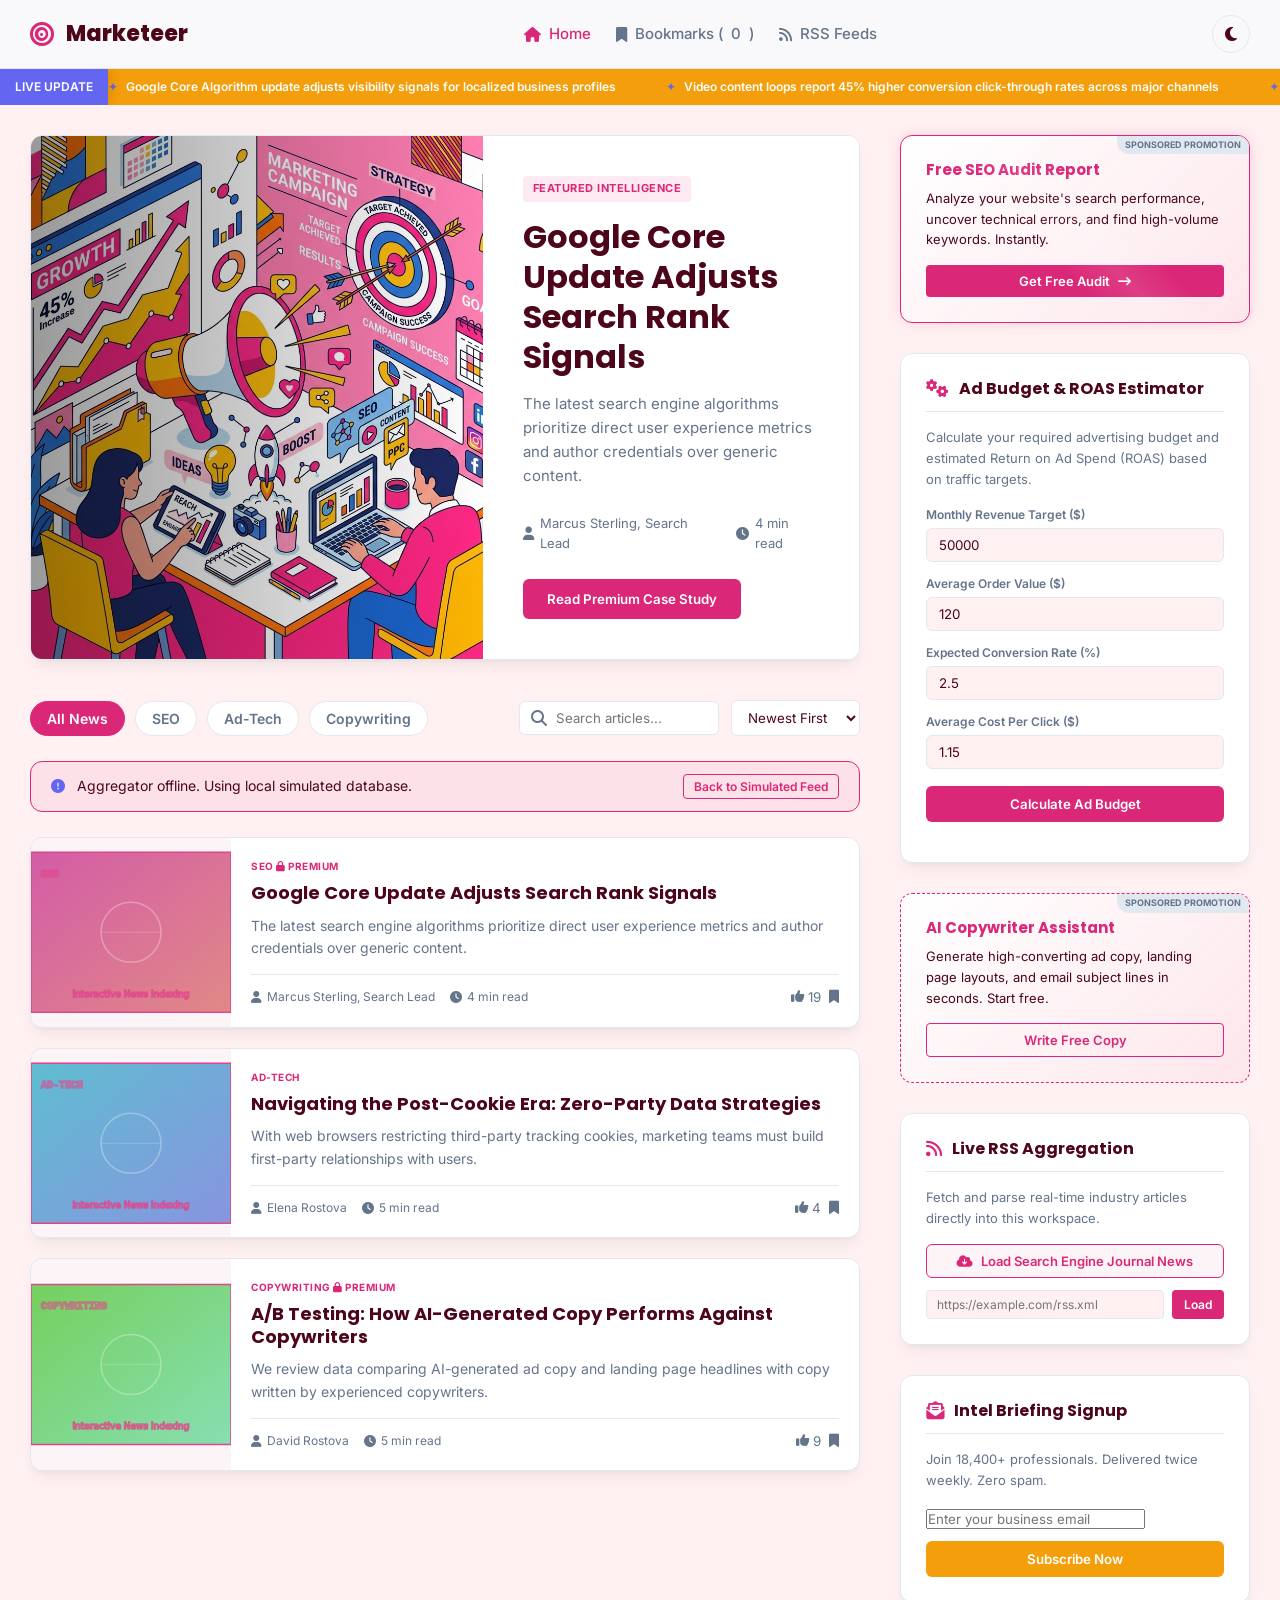
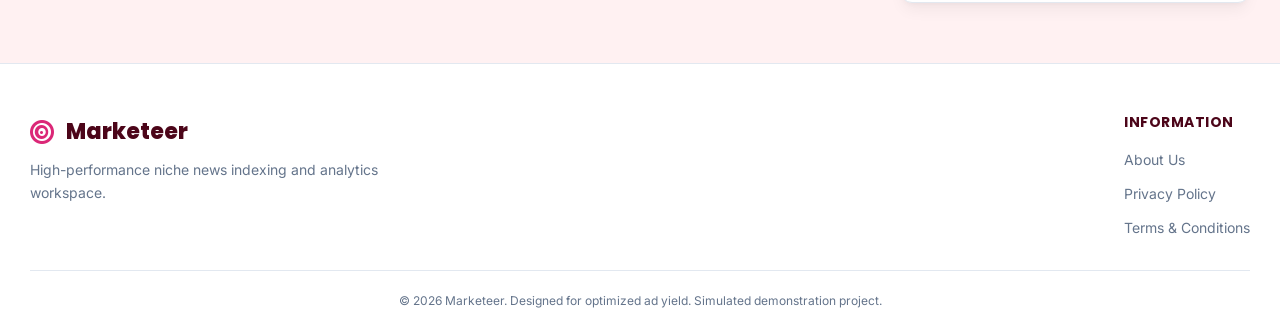
<file: index.html>
<!DOCTYPE html>
<html lang="en">
<head>
    <meta charset="UTF-8">
    <meta name="viewport" content="width=device-width, initial-scale=1.0">
    <title>Marketeer - Conversion & Growth Intelligence</title>
    <meta name="description" content="Your ultimate news hub tracking ad-tech innovations, search algorithms, social media trends, and conversion optimization.">
    <!-- Google Fonts -->
    <link rel="preconnect" href="https://fonts.googleapis.com">
    <link rel="preconnect" href="https://fonts.gstatic.com" crossorigin>
    <link href="https://fonts.googleapis.com/css2?family=Poppins&family=Inter:wght@300;400;500;600;700&display=swap" rel="stylesheet">
    <!-- Font Awesome Icons -->
    <link rel="stylesheet" href="https://cdnjs.cloudflare.com/ajax/libs/font-awesome/6.4.0/css/all.min.css">
    <!-- Custom CSS -->
    <link rel="stylesheet" href="css/style.css">
</head>
<body>
    <!-- Top Header & Brand Bar -->
    <header id="site-header">
        <div class="header-container">
            <div id="brand-logo" class="logo">
                <i class="fa-solid fa-bullseye"></i>
                <span>Marketeer</span>
            </div>
            
            <nav id="main-nav">
                <div class="nav-links">
                    <a href="#" class="active"><i class="fa-solid fa-house"></i> Home</a>
                    <a href="#" id="bookmark-nav"><i class="fa-solid fa-bookmark"></i> Bookmarks (<span id="bookmark-count">0</span>)</a>
                    <a href="#" id="rss-nav"><i class="fa-solid fa-rss"></i> RSS Feeds</a>
                </div>
            </nav>

            <div class="header-actions">
                <button id="theme-toggle" aria-label="Toggle dark/light theme">
                    <i class="fa-solid fa-moon"></i>
                </button>
            </div>
        </div>
    </header>

    <!-- News Ticker -->
    <div id="news-ticker">
        <div class="ticker-label">LIVE UPDATE</div>
        <div class="ticker-track">
            <div class="ticker-content" id="ticker-content-list">
                <!-- Ticker items dynamically written -->
            </div>
        </div>
    </div>

    <main id="main-content">
        <!-- Main Columns Grid -->
        <div class="feed-layout">
            <!-- Left Column (Swaps between News Feed and Article Detail View) -->
            <section class="news-column">
                
                <!-- 1. Feed View (Visible by default) -->
                <div id="feed-view">
                    <!-- Hero Section -->
                    <section id="hero-banner" class="hero">
                        <div class="hero-image" style="background-image: url('assets/hero.png');">
                            <div class="hero-overlay"></div>
                        </div>
                        <div class="hero-details">
                            <span class="hero-badge">FEATURED INTELLIGENCE</span>
                            <h1 id="hero-title">Loading Featured Intelligence...</h1>
                            <p id="hero-excerpt">Our editors are compiling the latest datasets. Please stand by.</p>
                            <div class="hero-meta">
                                <span id="hero-author"><i class="fa-solid fa-user"></i> Staff Writer</span>
                                <span id="hero-time"><i class="fa-solid fa-clock"></i> 5 min read</span>
                            </div>
                            <button class="hero-btn" id="hero-read-btn">Read Premium Case Study</button>
                        </div>
                    </section>

                    <div class="filter-bar">
                        <div class="categories-tabs" id="category-tabs-container">
                            <button class="tab-btn active" data-category="all">All News</button>
                            <!-- Dynamic Categories -->
                        </div>
                        <div class="search-sort-controls">
                            <div class="search-box">
                                <i class="fa-solid fa-magnifying-glass"></i>
                                <input type="text" id="news-search" placeholder="Search articles...">
                            </div>
                            <select id="news-sort">
                                <option value="newest">Newest First</option>
                                <option value="trending">Most Popular</option>
                                <option value="bookmarks">Saved Only</option>
                            </select>
                        </div>
                    </div>

                    <!-- RSS Feed Load Status -->
                    <div id="rss-status-bar" class="rss-status" style="display: none;">
                        <div class="rss-status-message">
                            <i class="fa-solid fa-circle-notch fa-spin"></i> Fetching active RSS feed from <strong><span id="rss-source-name">Feed</span></strong>...
                        </div>
                        <button id="cancel-rss-btn" class="mini-btn">Back to Simulated Feed</button>
                    </div>

                    <!-- Feed Container -->
                    <div id="news-feed-container" class="news-feed">
                        <!-- News articles list -->
                    </div>
                </div>

                <!-- 2. Article Detail View (Hidden by default) -->
                <div id="article-detail-view" style="display: none;">
                    <div class="detail-card" style="background-color: var(--card-bg); border: 1px solid var(--border-color); border-radius: var(--border-radius); padding: 30px; box-shadow: var(--box-shadow); transition: border-color var(--transition-speed); position: relative; overflow: hidden;">
                        <div id="site-scroll-progress" class="scroll-progress-container" style="display: none; position: absolute; top: 0; left: 0; right: 0; height: 4px; margin: 0; border-radius: 0;">
                            <div id="scroll-progress-bar" class="scroll-progress-fill" style="width: 0%; height: 100%; background-color: var(--primary);"></div>
                        </div>
                        <button id="detail-back-btn" class="back-btn" style="background: none; border: 1px solid var(--border-color); color: var(--text-color); padding: 8px 16px; border-radius: 6px; cursor: pointer; font-weight: 600; display: flex; align-items: center; gap: 8px; margin-bottom: 20px; transition: background-color var(--transition-speed);"><i class="fa-solid fa-arrow-left"></i> Back to Feed</button>
                        
                        <div class="detail-header">
                            <span class="detail-badge" id="detail-category" style="display: inline-block; background-color: rgba(var(--primary-rgb), 0.1); color: var(--primary); font-size: 11px; font-weight: 700; padding: 4px 10px; border-radius: 4px; text-transform: uppercase;">CATEGORY</span>
                            <h2 id="detail-title" style="font-size: 28px; margin-top: 15px; margin-bottom: 15px; font-family: var(--font-heading);">Article Title</h2>
                            <div class="detail-meta" style="display: flex; gap: 20px; color: var(--text-muted); font-size: 13px; margin-bottom: 20px;">
                                <span><i class="fa-solid fa-user"></i> <span id="detail-author">Author</span></span>
                                <span><i class="fa-solid fa-clock"></i> <span id="detail-read-time">5 min read</span></span>
                                <span><i class="fa-solid fa-calendar"></i> <span id="detail-date">Date</span></span>
                            </div>
                        </div>
                        
                        <div class="detail-body" id="detail-body-content" style="font-size: 16px; line-height: 1.8; color: var(--text-color); margin-bottom: 30px;">
                            <!-- Article content -->
                        </div>
                        
                        <!-- Actions Footer -->
                        <div class="detail-actions-footer" style="display: flex; justify-content: space-between; align-items: center; border-top: 1px solid var(--border-color); border-bottom: 1px solid var(--border-color); padding: 20px 0; margin-bottom: 30px; flex-wrap: wrap; gap: 15px;">
                            <button class="action-btn" id="detail-upvote-btn">
                                <i class="fa-solid fa-thumbs-up"></i> Upvote (<span id="detail-upvote-count">0</span>)
                            </button>
                            <button class="action-btn" id="detail-bookmark-btn">
                                <i class="fa-solid fa-bookmark"></i> Bookmark
                            </button>
                            <div class="detail-shares" style="display: flex; align-items: center; gap: 10px; font-size: 14px; color: var(--text-muted);">
                                <span>Share:</span>
                                <a href="#" class="share-link twitter" onclick="alert('Shared to Twitter!'); return false;"><i class="fa-brands fa-twitter"></i></a>
                                <a href="#" class="share-link linkedin" onclick="alert('Shared to LinkedIn!'); return false;"><i class="fa-brands fa-linkedin"></i></a>
                                <a href="#" class="share-link link" onclick="navigator.clipboard.writeText(window.location.href); alert('Link copied!'); return false;"><i class="fa-solid fa-link"></i></a>
                            </div>
                        </div>

                        <!-- Related Articles Section -->
                        <div class="detail-related-section" style="margin-bottom: 30px; border-bottom: 1px solid var(--border-color); padding-bottom: 30px;">
                            <h3 style="font-size: 18px; margin-bottom: 15px; font-family: var(--font-heading); font-weight: 700; color: var(--text-color);">Related Articles</h3>
                            <div id="detail-related-list" style="display: flex; flex-direction: column; gap: 12px;">
                                <!-- Dynamic related articles -->
                            </div>
                        </div>

                        <!-- Comment Section -->
                        <div class="detail-comments-section">
                            <h3 style="font-size: 18px; margin-bottom: 15px;">Discussion (<span id="detail-comments-count">0</span>)</h3>
                            <div class="comment-list" id="detail-comments-list" style="display: flex; flex-direction: column; gap: 15px; margin-bottom: 20px;"></div>
                            <form id="detail-comment-form" class="comment-input-form" onsubmit="return false;">
                                <textarea id="detail-comment-text" placeholder="Add to the discussion... (Be constructive)" required style="width: 100%; padding: 12px; border-radius: var(--border-radius); border: 1px solid var(--border-color); min-height: 80px; outline: none; margin-bottom: 10px; background-color: var(--bg-color); color: var(--text-color);"></textarea>
                                <button type="submit" id="detail-comment-submit" style="background-color: var(--primary); color: #ffffff; border: none; padding: 8px 16px; border-radius: 6px; font-weight: 600; cursor: pointer;">Post Comment</button>
                            </form>
                        </div>
                    </div>
                </div>

            </section>

            <!-- Sidebar Widgets Column (Permanently visible alongside both feed list and detail views!) -->
            <aside class="sidebar-column">
                <!-- Ad Spot 1 -->
                <div class="ad-unit glow-card" id="ad-unit-1">
                    <div class="ad-badge">SPONSORED PROMOTION</div>
                    <div class="ad-content">
                        <h4>Free SEO Audit Report</h4>
                        <p>Analyze your website's search performance, uncover technical errors, and find high-volume keywords. Instantly.</p>
                        <button class="ad-cta-btn">Get Free Audit <i class="fa-solid fa-arrow-right-long"></i></button>
                    </div>
                </div>

                <!-- Interactive Niche Widget -->
                <div class="sidebar-widget interactive-widget">
                    <div class="widget-header">
                        <i class="fa-solid fa-gears"></i>
                        <h3>Ad Budget & ROAS Estimator</h3>
                    </div>
                    <div class="widget-body">
                        <p class="widget-desc">Calculate your required advertising budget and estimated Return on Ad Spend (ROAS) based on traffic targets.</p>
                        <form id="widget-calc-form" onsubmit="return false;">
                            
            <div class="calc-group">
                <label for="revenue-target">Monthly Revenue Target ($)</label>
                <input type="number" id="revenue-target" min="100" value="50000">
            </div>
            <div class="calc-group">
                <label for="order-value">Average Order Value ($)</label>
                <input type="number" id="order-value" min="1" value="120">
            </div>
            <div class="calc-group">
                <label for="conv-rate">Expected Conversion Rate (%)</label>
                <input type="number" id="conv-rate" min="0.1" max="50.0" step="0.1" value="2.5">
            </div>
            <div class="calc-group">
                <label for="avg-cpc">Average Cost Per Click ($)</label>
                <input type="number" id="avg-cpc" min="0.01" max="100.0" step="0.01" value="1.15">
            </div>
            <button class="calc-btn" id="run-calc">Calculate Ad Budget</button>
        
                        </form>
                        <div id="calc-results" class="calc-results"></div>
                    </div>
                </div>

                <!-- Ad Spot 2 -->
                <div class="ad-unit" id="ad-unit-2">
                    <div class="ad-badge">SPONSORED PROMOTION</div>
                    <div class="ad-content">
                        <h4>AI Copywriter Assistant</h4>
                        <p>Generate high-converting ad copy, landing page layouts, and email subject lines in seconds. Start free.</p>
                        <button class="ad-cta-btn secondary-ad-btn">Write Free Copy</button>
                    </div>
                </div>

                <!-- Live RSS Feeds Panel -->
                <div class="sidebar-widget rss-sources-widget">
                    <div class="widget-header">
                        <i class="fa-solid fa-rss"></i>
                        <h3>Live RSS Aggregation</h3>
                    </div>
                    <div class="widget-body">
                        <p class="widget-desc">Fetch and parse real-time industry articles directly into this workspace.</p>
                        <div class="rss-source-buttons">
                            <button class="rss-load-btn" data-url="https://www.searchenginejournal.com/feed/" data-name="Search Engine Journal News">
                                <i class="fa-solid fa-cloud-arrow-down"></i> Load Search Engine Journal News
                            </button>
                            <div class="custom-rss-input">
                                <input type="url" id="custom-rss-url" placeholder="https://example.com/rss.xml">
                                <button id="load-custom-rss">Load</button>
                            </div>
                        </div>
                    </div>
                </div>



                <!-- Newsletter Subscription -->
                <div class="sidebar-widget newsletter-widget">
                    <div class="widget-header">
                        <i class="fa-solid fa-envelope-open-text"></i>
                        <h3>Intel Briefing Signup</h3>
                    </div>
                    <div class="widget-body" id="newsletter-form-container">
                        <p class="widget-desc">Join 18,400+ professionals. Delivered twice weekly. Zero spam.</p>
                        <form id="newsletter-form" onsubmit="return false;">
                            <input type="email" id="news-email" placeholder="Enter your business email" required>
                            <button type="submit" id="newsletter-submit">Subscribe Now</button>
                        </form>
                    </div>
                </div>
            </aside>
        </div>
    </main>

    <!-- Footer -->
    <footer id="site-footer">
        <div class="footer-container">
            <div class="footer-branding">
                <div class="logo">
                    <i class="fa-solid fa-bullseye"></i>
                    <span>Marketeer</span>
                </div>
                <p>High-performance niche news indexing and analytics workspace.</p>
            </div>
            <div class="footer-links">
                <h5>Information</h5>
                <a href="about.html">About Us</a>
                <a href="privacy.html">Privacy Policy</a>
                <a href="terms.html">Terms & Conditions</a>
            </div>
        </div>
        <div class="footer-bottom">
            <p>&copy; 2026 Marketeer. Designed for optimized ad yield. Simulated demonstration project.</p>
        </div>
    </footer>

    <!-- Scripts -->
    <script src="js/app.js"></script>
</body>
</html>
</file>
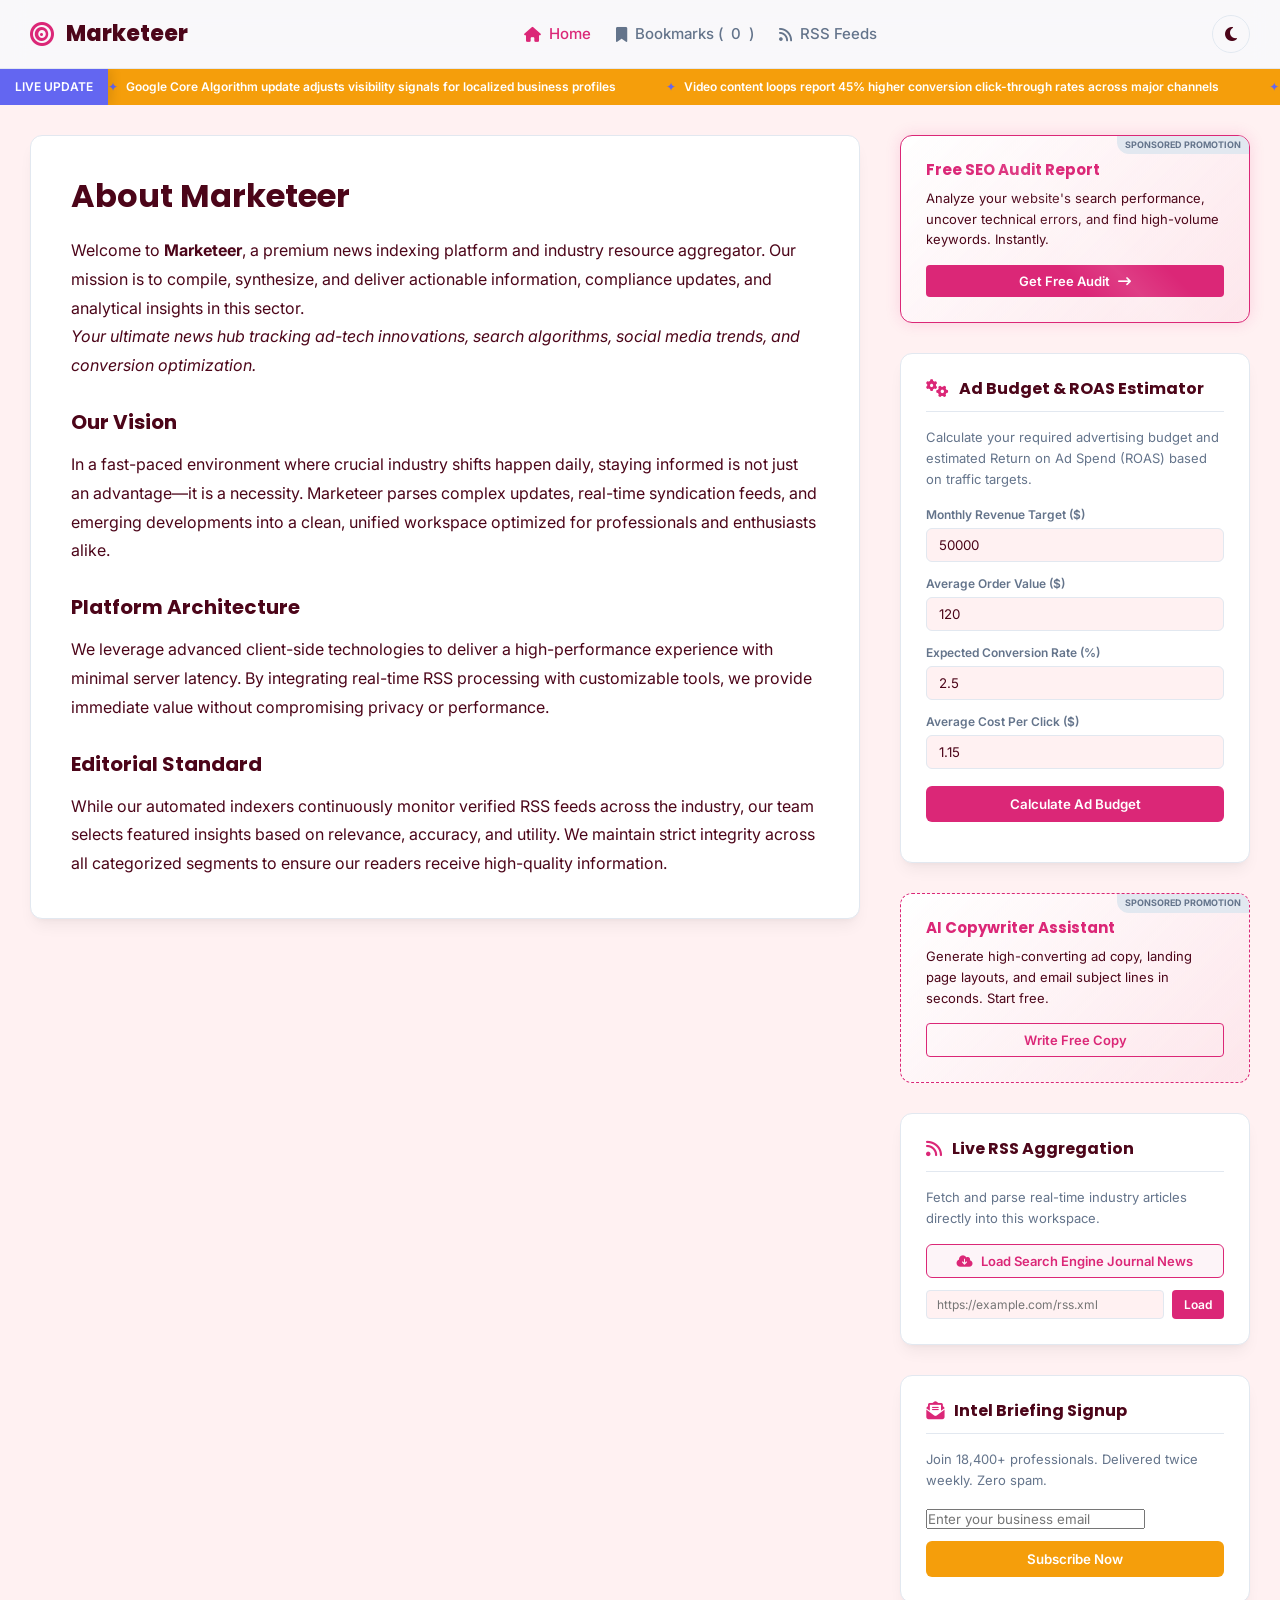
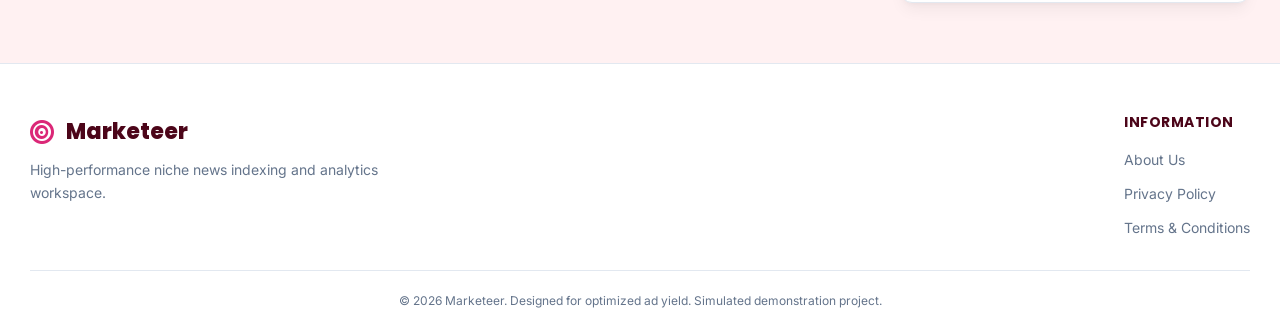
<file: about.html>
<!DOCTYPE html>
<html lang="en">
<head>
    <meta charset="UTF-8">
    <meta name="viewport" content="width=device-width, initial-scale=1.0">
    <title>Marketeer - Conversion & Growth Intelligence</title>
    <meta name="description" content="Your ultimate news hub tracking ad-tech innovations, search algorithms, social media trends, and conversion optimization.">
    <!-- Google Fonts -->
    <link rel="preconnect" href="https://fonts.googleapis.com">
    <link rel="preconnect" href="https://fonts.gstatic.com" crossorigin>
    <link href="https://fonts.googleapis.com/css2?family=Poppins&family=Inter:wght@300;400;500;600;700&display=swap" rel="stylesheet">
    <!-- Font Awesome Icons -->
    <link rel="stylesheet" href="https://cdnjs.cloudflare.com/ajax/libs/font-awesome/6.4.0/css/all.min.css">
    <!-- Custom CSS -->
    <link rel="stylesheet" href="css/style.css">
</head>
<body>
    <!-- Top Header & Brand Bar -->
    <header id="site-header">
        <div class="header-container">
            <div id="brand-logo" class="logo">
                <i class="fa-solid fa-bullseye"></i>
                <span>Marketeer</span>
            </div>
            
            <nav id="main-nav">
                <div class="nav-links">
                    <a href="#" class="active"><i class="fa-solid fa-house"></i> Home</a>
                    <a href="#" id="bookmark-nav"><i class="fa-solid fa-bookmark"></i> Bookmarks (<span id="bookmark-count">0</span>)</a>
                    <a href="#" id="rss-nav"><i class="fa-solid fa-rss"></i> RSS Feeds</a>
                </div>
            </nav>

            <div class="header-actions">
                <button id="theme-toggle" aria-label="Toggle dark/light theme">
                    <i class="fa-solid fa-moon"></i>
                </button>
            </div>
        </div>
    </header>

    <!-- News Ticker -->
    <div id="news-ticker">
        <div class="ticker-label">LIVE UPDATE</div>
        <div class="ticker-track">
            <div class="ticker-content" id="ticker-content-list">
                <!-- Ticker items dynamically written -->
            </div>
        </div>
    </div>

    <main id="main-content">
        <!-- Main Columns Grid -->
        <div class="feed-layout">
            <!-- Left Column (Swaps between News Feed and Article Detail View) -->
            <section class="news-column">
                
<div class="static-page-card" style="background-color: var(--card-bg); border: 1px solid var(--border-color); border-radius: var(--border-radius); padding: 40px; box-shadow: var(--box-shadow); transition: border-color var(--transition-speed);">
    <h1 style="font-size: 32px; margin-bottom: 20px; font-family: var(--font-heading); color: var(--text-color);">About Marketeer</h1>
    <div style="font-size: 16px; line-height: 1.8; color: var(--text-color);">
        <p>Welcome to <strong>Marketeer</strong>, a premium news indexing platform and industry resource aggregator. Our mission is to compile, synthesize, and deliver actionable information, compliance updates, and analytical insights in this sector.</p>
        <p><em>Your ultimate news hub tracking ad-tech innovations, search algorithms, social media trends, and conversion optimization.</em></p>
        
        <h3 style="font-size: 20px; margin-top: 30px; margin-bottom: 15px; font-family: var(--font-heading); color: var(--text-color);">Our Vision</h3>
        <p>In a fast-paced environment where crucial industry shifts happen daily, staying informed is not just an advantage—it is a necessity. Marketeer parses complex updates, real-time syndication feeds, and emerging developments into a clean, unified workspace optimized for professionals and enthusiasts alike.</p>
        
        <h3 style="font-size: 20px; margin-top: 30px; margin-bottom: 15px; font-family: var(--font-heading); color: var(--text-color);">Platform Architecture</h3>
        <p>We leverage advanced client-side technologies to deliver a high-performance experience with minimal server latency. By integrating real-time RSS processing with customizable tools, we provide immediate value without compromising privacy or performance.</p>
        
        <h3 style="font-size: 20px; margin-top: 30px; margin-bottom: 15px; font-family: var(--font-heading); color: var(--text-color);">Editorial Standard</h3>
        <p>While our automated indexers continuously monitor verified RSS feeds across the industry, our team selects featured insights based on relevance, accuracy, and utility. We maintain strict integrity across all categorized segments to ensure our readers receive high-quality information.</p>
    </div>
</div>

            </section>

            <!-- Sidebar Widgets Column (Permanently visible alongside both feed list and detail views!) -->
            <aside class="sidebar-column">
                <!-- Ad Spot 1 -->
                <div class="ad-unit glow-card" id="ad-unit-1">
                    <div class="ad-badge">SPONSORED PROMOTION</div>
                    <div class="ad-content">
                        <h4>Free SEO Audit Report</h4>
                        <p>Analyze your website's search performance, uncover technical errors, and find high-volume keywords. Instantly.</p>
                        <button class="ad-cta-btn">Get Free Audit <i class="fa-solid fa-arrow-right-long"></i></button>
                    </div>
                </div>

                <!-- Interactive Niche Widget -->
                <div class="sidebar-widget interactive-widget">
                    <div class="widget-header">
                        <i class="fa-solid fa-gears"></i>
                        <h3>Ad Budget & ROAS Estimator</h3>
                    </div>
                    <div class="widget-body">
                        <p class="widget-desc">Calculate your required advertising budget and estimated Return on Ad Spend (ROAS) based on traffic targets.</p>
                        <form id="widget-calc-form" onsubmit="return false;">
                            
            <div class="calc-group">
                <label for="revenue-target">Monthly Revenue Target ($)</label>
                <input type="number" id="revenue-target" min="100" value="50000">
            </div>
            <div class="calc-group">
                <label for="order-value">Average Order Value ($)</label>
                <input type="number" id="order-value" min="1" value="120">
            </div>
            <div class="calc-group">
                <label for="conv-rate">Expected Conversion Rate (%)</label>
                <input type="number" id="conv-rate" min="0.1" max="50.0" step="0.1" value="2.5">
            </div>
            <div class="calc-group">
                <label for="avg-cpc">Average Cost Per Click ($)</label>
                <input type="number" id="avg-cpc" min="0.01" max="100.0" step="0.01" value="1.15">
            </div>
            <button class="calc-btn" id="run-calc">Calculate Ad Budget</button>
        
                        </form>
                        <div id="calc-results" class="calc-results"></div>
                    </div>
                </div>

                <!-- Ad Spot 2 -->
                <div class="ad-unit" id="ad-unit-2">
                    <div class="ad-badge">SPONSORED PROMOTION</div>
                    <div class="ad-content">
                        <h4>AI Copywriter Assistant</h4>
                        <p>Generate high-converting ad copy, landing page layouts, and email subject lines in seconds. Start free.</p>
                        <button class="ad-cta-btn secondary-ad-btn">Write Free Copy</button>
                    </div>
                </div>

                <!-- Live RSS Feeds Panel -->
                <div class="sidebar-widget rss-sources-widget">
                    <div class="widget-header">
                        <i class="fa-solid fa-rss"></i>
                        <h3>Live RSS Aggregation</h3>
                    </div>
                    <div class="widget-body">
                        <p class="widget-desc">Fetch and parse real-time industry articles directly into this workspace.</p>
                        <div class="rss-source-buttons">
                            <button class="rss-load-btn" data-url="https://www.searchenginejournal.com/feed/" data-name="Search Engine Journal News">
                                <i class="fa-solid fa-cloud-arrow-down"></i> Load Search Engine Journal News
                            </button>
                            <div class="custom-rss-input">
                                <input type="url" id="custom-rss-url" placeholder="https://example.com/rss.xml">
                                <button id="load-custom-rss">Load</button>
                            </div>
                        </div>
                    </div>
                </div>



                <!-- Newsletter Subscription -->
                <div class="sidebar-widget newsletter-widget">
                    <div class="widget-header">
                        <i class="fa-solid fa-envelope-open-text"></i>
                        <h3>Intel Briefing Signup</h3>
                    </div>
                    <div class="widget-body" id="newsletter-form-container">
                        <p class="widget-desc">Join 18,400+ professionals. Delivered twice weekly. Zero spam.</p>
                        <form id="newsletter-form" onsubmit="return false;">
                            <input type="email" id="news-email" placeholder="Enter your business email" required>
                            <button type="submit" id="newsletter-submit">Subscribe Now</button>
                        </form>
                    </div>
                </div>
            </aside>
        </div>
    </main>

    <!-- Footer -->
    <footer id="site-footer">
        <div class="footer-container">
            <div class="footer-branding">
                <div class="logo">
                    <i class="fa-solid fa-bullseye"></i>
                    <span>Marketeer</span>
                </div>
                <p>High-performance niche news indexing and analytics workspace.</p>
            </div>
            <div class="footer-links">
                <h5>Information</h5>
                <a href="about.html">About Us</a>
                <a href="privacy.html">Privacy Policy</a>
                <a href="terms.html">Terms & Conditions</a>
            </div>
        </div>
        <div class="footer-bottom">
            <p>&copy; 2026 Marketeer. Designed for optimized ad yield. Simulated demonstration project.</p>
        </div>
    </footer>

    <!-- Scripts -->
    <script src="js/app.js"></script>
</body>
</html>
</file>
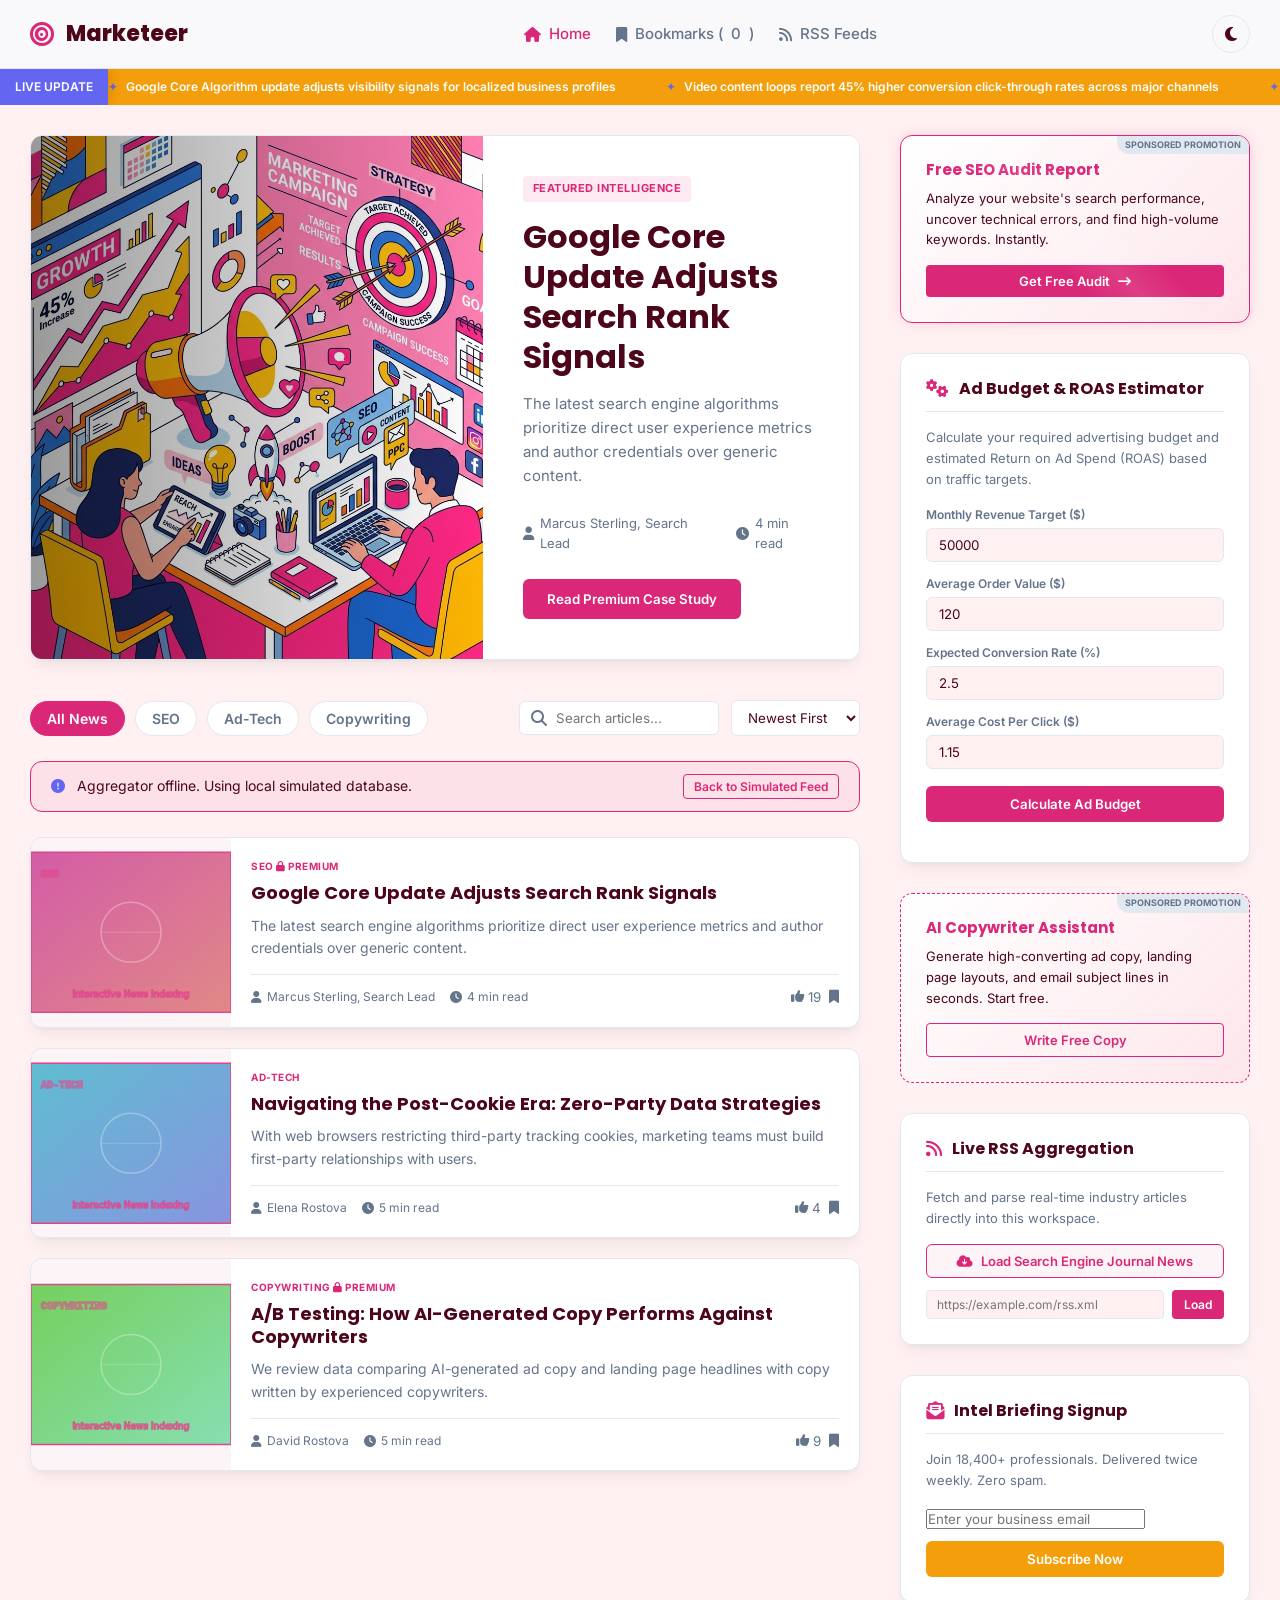
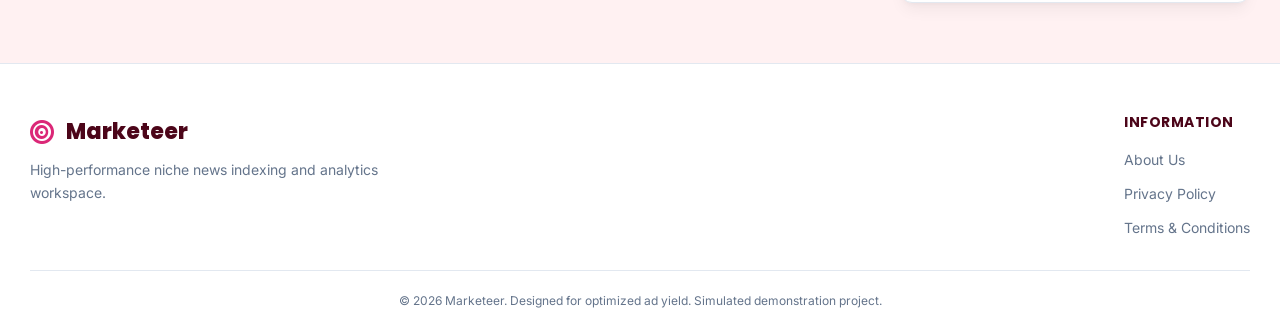
<file: article.html>
<!DOCTYPE html>
<html lang="en">
<head>
    <meta charset="UTF-8">
    <meta name="viewport" content="width=device-width, initial-scale=1.0">
    <title>Marketeer - Conversion & Growth Intelligence</title>
    <meta name="description" content="Your ultimate news hub tracking ad-tech innovations, search algorithms, social media trends, and conversion optimization.">
    <!-- Google Fonts -->
    <link rel="preconnect" href="https://fonts.googleapis.com">
    <link rel="preconnect" href="https://fonts.gstatic.com" crossorigin>
    <link href="https://fonts.googleapis.com/css2?family=Poppins&family=Inter:wght@300;400;500;600;700&display=swap" rel="stylesheet">
    <!-- Font Awesome Icons -->
    <link rel="stylesheet" href="https://cdnjs.cloudflare.com/ajax/libs/font-awesome/6.4.0/css/all.min.css">
    <!-- Custom CSS -->
    <link rel="stylesheet" href="css/style.css">
</head>
<body>
    <!-- Top Header & Brand Bar -->
    <header id="site-header">
        <div class="header-container">
            <div id="brand-logo" class="logo">
                <i class="fa-solid fa-bullseye"></i>
                <span>Marketeer</span>
            </div>
            
            <nav id="main-nav">
                <div class="nav-links">
                    <a href="#" class="active"><i class="fa-solid fa-house"></i> Home</a>
                    <a href="#" id="bookmark-nav"><i class="fa-solid fa-bookmark"></i> Bookmarks (<span id="bookmark-count">0</span>)</a>
                    <a href="#" id="rss-nav"><i class="fa-solid fa-rss"></i> RSS Feeds</a>
                </div>
            </nav>

            <div class="header-actions">
                <button id="theme-toggle" aria-label="Toggle dark/light theme">
                    <i class="fa-solid fa-moon"></i>
                </button>
            </div>
        </div>
    </header>

    <!-- News Ticker -->
    <div id="news-ticker">
        <div class="ticker-label">LIVE UPDATE</div>
        <div class="ticker-track">
            <div class="ticker-content" id="ticker-content-list">
                <!-- Ticker items dynamically written -->
            </div>
        </div>
    </div>

    <main id="main-content">
        <!-- Main Columns Grid -->
        <div class="feed-layout">
            <!-- Left Column (Swaps between News Feed and Article Detail View) -->
            <section class="news-column">
                
                <!-- 1. Feed View (Visible by default) -->
                <div id="feed-view">
                    <!-- Hero Section -->
                    <section id="hero-banner" class="hero">
                        <div class="hero-image" style="background-image: url('assets/hero.png');">
                            <div class="hero-overlay"></div>
                        </div>
                        <div class="hero-details">
                            <span class="hero-badge">FEATURED INTELLIGENCE</span>
                            <h1 id="hero-title">Loading Featured Intelligence...</h1>
                            <p id="hero-excerpt">Our editors are compiling the latest datasets. Please stand by.</p>
                            <div class="hero-meta">
                                <span id="hero-author"><i class="fa-solid fa-user"></i> Staff Writer</span>
                                <span id="hero-time"><i class="fa-solid fa-clock"></i> 5 min read</span>
                            </div>
                            <button class="hero-btn" id="hero-read-btn">Read Premium Case Study</button>
                        </div>
                    </section>

                    <div class="filter-bar">
                        <div class="categories-tabs" id="category-tabs-container">
                            <button class="tab-btn active" data-category="all">All News</button>
                            <!-- Dynamic Categories -->
                        </div>
                        <div class="search-sort-controls">
                            <div class="search-box">
                                <i class="fa-solid fa-magnifying-glass"></i>
                                <input type="text" id="news-search" placeholder="Search articles...">
                            </div>
                            <select id="news-sort">
                                <option value="newest">Newest First</option>
                                <option value="trending">Most Popular</option>
                                <option value="bookmarks">Saved Only</option>
                            </select>
                        </div>
                    </div>

                    <!-- RSS Feed Load Status -->
                    <div id="rss-status-bar" class="rss-status" style="display: none;">
                        <div class="rss-status-message">
                            <i class="fa-solid fa-circle-notch fa-spin"></i> Fetching active RSS feed from <strong><span id="rss-source-name">Feed</span></strong>...
                        </div>
                        <button id="cancel-rss-btn" class="mini-btn">Back to Simulated Feed</button>
                    </div>

                    <!-- Feed Container -->
                    <div id="news-feed-container" class="news-feed">
                        <!-- News articles list -->
                    </div>
                </div>

                <!-- 2. Article Detail View (Hidden by default) -->
                <div id="article-detail-view" style="display: none;">
                    <div class="detail-card" style="background-color: var(--card-bg); border: 1px solid var(--border-color); border-radius: var(--border-radius); padding: 30px; box-shadow: var(--box-shadow); transition: border-color var(--transition-speed); position: relative; overflow: hidden;">
                        <div id="site-scroll-progress" class="scroll-progress-container" style="display: none; position: absolute; top: 0; left: 0; right: 0; height: 4px; margin: 0; border-radius: 0;">
                            <div id="scroll-progress-bar" class="scroll-progress-fill" style="width: 0%; height: 100%; background-color: var(--primary);"></div>
                        </div>
                        <button id="detail-back-btn" class="back-btn" style="background: none; border: 1px solid var(--border-color); color: var(--text-color); padding: 8px 16px; border-radius: 6px; cursor: pointer; font-weight: 600; display: flex; align-items: center; gap: 8px; margin-bottom: 20px; transition: background-color var(--transition-speed);"><i class="fa-solid fa-arrow-left"></i> Back to Feed</button>
                        
                        <div class="detail-header">
                            <span class="detail-badge" id="detail-category" style="display: inline-block; background-color: rgba(var(--primary-rgb), 0.1); color: var(--primary); font-size: 11px; font-weight: 700; padding: 4px 10px; border-radius: 4px; text-transform: uppercase;">CATEGORY</span>
                            <h2 id="detail-title" style="font-size: 28px; margin-top: 15px; margin-bottom: 15px; font-family: var(--font-heading);">Article Title</h2>
                            <div class="detail-meta" style="display: flex; gap: 20px; color: var(--text-muted); font-size: 13px; margin-bottom: 20px;">
                                <span><i class="fa-solid fa-user"></i> <span id="detail-author">Author</span></span>
                                <span><i class="fa-solid fa-clock"></i> <span id="detail-read-time">5 min read</span></span>
                                <span><i class="fa-solid fa-calendar"></i> <span id="detail-date">Date</span></span>
                            </div>
                        </div>
                        
                        <div class="detail-body" id="detail-body-content" style="font-size: 16px; line-height: 1.8; color: var(--text-color); margin-bottom: 30px;">
                            <!-- Article content -->
                        </div>
                        
                        <!-- Actions Footer -->
                        <div class="detail-actions-footer" style="display: flex; justify-content: space-between; align-items: center; border-top: 1px solid var(--border-color); border-bottom: 1px solid var(--border-color); padding: 20px 0; margin-bottom: 30px; flex-wrap: wrap; gap: 15px;">
                            <button class="action-btn" id="detail-upvote-btn">
                                <i class="fa-solid fa-thumbs-up"></i> Upvote (<span id="detail-upvote-count">0</span>)
                            </button>
                            <button class="action-btn" id="detail-bookmark-btn">
                                <i class="fa-solid fa-bookmark"></i> Bookmark
                            </button>
                            <div class="detail-shares" style="display: flex; align-items: center; gap: 10px; font-size: 14px; color: var(--text-muted);">
                                <span>Share:</span>
                                <a href="#" class="share-link twitter" onclick="alert('Shared to Twitter!'); return false;"><i class="fa-brands fa-twitter"></i></a>
                                <a href="#" class="share-link linkedin" onclick="alert('Shared to LinkedIn!'); return false;"><i class="fa-brands fa-linkedin"></i></a>
                                <a href="#" class="share-link link" onclick="navigator.clipboard.writeText(window.location.href); alert('Link copied!'); return false;"><i class="fa-solid fa-link"></i></a>
                            </div>
                        </div>

                        <!-- Related Articles Section -->
                        <div class="detail-related-section" style="margin-bottom: 30px; border-bottom: 1px solid var(--border-color); padding-bottom: 30px;">
                            <h3 style="font-size: 18px; margin-bottom: 15px; font-family: var(--font-heading); font-weight: 700; color: var(--text-color);">Related Articles</h3>
                            <div id="detail-related-list" style="display: flex; flex-direction: column; gap: 12px;">
                                <!-- Dynamic related articles -->
                            </div>
                        </div>

                        <!-- Comment Section -->
                        <div class="detail-comments-section">
                            <h3 style="font-size: 18px; margin-bottom: 15px;">Discussion (<span id="detail-comments-count">0</span>)</h3>
                            <div class="comment-list" id="detail-comments-list" style="display: flex; flex-direction: column; gap: 15px; margin-bottom: 20px;"></div>
                            <form id="detail-comment-form" class="comment-input-form" onsubmit="return false;">
                                <textarea id="detail-comment-text" placeholder="Add to the discussion... (Be constructive)" required style="width: 100%; padding: 12px; border-radius: var(--border-radius); border: 1px solid var(--border-color); min-height: 80px; outline: none; margin-bottom: 10px; background-color: var(--bg-color); color: var(--text-color);"></textarea>
                                <button type="submit" id="detail-comment-submit" style="background-color: var(--primary); color: #ffffff; border: none; padding: 8px 16px; border-radius: 6px; font-weight: 600; cursor: pointer;">Post Comment</button>
                            </form>
                        </div>
                    </div>
                </div>

            </section>

            <!-- Sidebar Widgets Column (Permanently visible alongside both feed list and detail views!) -->
            <aside class="sidebar-column">
                <!-- Ad Spot 1 -->
                <div class="ad-unit glow-card" id="ad-unit-1">
                    <div class="ad-badge">SPONSORED PROMOTION</div>
                    <div class="ad-content">
                        <h4>Free SEO Audit Report</h4>
                        <p>Analyze your website's search performance, uncover technical errors, and find high-volume keywords. Instantly.</p>
                        <button class="ad-cta-btn">Get Free Audit <i class="fa-solid fa-arrow-right-long"></i></button>
                    </div>
                </div>

                <!-- Interactive Niche Widget -->
                <div class="sidebar-widget interactive-widget">
                    <div class="widget-header">
                        <i class="fa-solid fa-gears"></i>
                        <h3>Ad Budget & ROAS Estimator</h3>
                    </div>
                    <div class="widget-body">
                        <p class="widget-desc">Calculate your required advertising budget and estimated Return on Ad Spend (ROAS) based on traffic targets.</p>
                        <form id="widget-calc-form" onsubmit="return false;">
                            
            <div class="calc-group">
                <label for="revenue-target">Monthly Revenue Target ($)</label>
                <input type="number" id="revenue-target" min="100" value="50000">
            </div>
            <div class="calc-group">
                <label for="order-value">Average Order Value ($)</label>
                <input type="number" id="order-value" min="1" value="120">
            </div>
            <div class="calc-group">
                <label for="conv-rate">Expected Conversion Rate (%)</label>
                <input type="number" id="conv-rate" min="0.1" max="50.0" step="0.1" value="2.5">
            </div>
            <div class="calc-group">
                <label for="avg-cpc">Average Cost Per Click ($)</label>
                <input type="number" id="avg-cpc" min="0.01" max="100.0" step="0.01" value="1.15">
            </div>
            <button class="calc-btn" id="run-calc">Calculate Ad Budget</button>
        
                        </form>
                        <div id="calc-results" class="calc-results"></div>
                    </div>
                </div>

                <!-- Ad Spot 2 -->
                <div class="ad-unit" id="ad-unit-2">
                    <div class="ad-badge">SPONSORED PROMOTION</div>
                    <div class="ad-content">
                        <h4>AI Copywriter Assistant</h4>
                        <p>Generate high-converting ad copy, landing page layouts, and email subject lines in seconds. Start free.</p>
                        <button class="ad-cta-btn secondary-ad-btn">Write Free Copy</button>
                    </div>
                </div>

                <!-- Live RSS Feeds Panel -->
                <div class="sidebar-widget rss-sources-widget">
                    <div class="widget-header">
                        <i class="fa-solid fa-rss"></i>
                        <h3>Live RSS Aggregation</h3>
                    </div>
                    <div class="widget-body">
                        <p class="widget-desc">Fetch and parse real-time industry articles directly into this workspace.</p>
                        <div class="rss-source-buttons">
                            <button class="rss-load-btn" data-url="https://www.searchenginejournal.com/feed/" data-name="Search Engine Journal News">
                                <i class="fa-solid fa-cloud-arrow-down"></i> Load Search Engine Journal News
                            </button>
                            <div class="custom-rss-input">
                                <input type="url" id="custom-rss-url" placeholder="https://example.com/rss.xml">
                                <button id="load-custom-rss">Load</button>
                            </div>
                        </div>
                    </div>
                </div>



                <!-- Newsletter Subscription -->
                <div class="sidebar-widget newsletter-widget">
                    <div class="widget-header">
                        <i class="fa-solid fa-envelope-open-text"></i>
                        <h3>Intel Briefing Signup</h3>
                    </div>
                    <div class="widget-body" id="newsletter-form-container">
                        <p class="widget-desc">Join 18,400+ professionals. Delivered twice weekly. Zero spam.</p>
                        <form id="newsletter-form" onsubmit="return false;">
                            <input type="email" id="news-email" placeholder="Enter your business email" required>
                            <button type="submit" id="newsletter-submit">Subscribe Now</button>
                        </form>
                    </div>
                </div>
            </aside>
        </div>
    </main>

    <!-- Footer -->
    <footer id="site-footer">
        <div class="footer-container">
            <div class="footer-branding">
                <div class="logo">
                    <i class="fa-solid fa-bullseye"></i>
                    <span>Marketeer</span>
                </div>
                <p>High-performance niche news indexing and analytics workspace.</p>
            </div>
            <div class="footer-links">
                <h5>Information</h5>
                <a href="about.html">About Us</a>
                <a href="privacy.html">Privacy Policy</a>
                <a href="terms.html">Terms & Conditions</a>
            </div>
        </div>
        <div class="footer-bottom">
            <p>&copy; 2026 Marketeer. Designed for optimized ad yield. Simulated demonstration project.</p>
        </div>
    </footer>

    <!-- Scripts -->
    <script>
    (function(swrdt){
    var d = document,
        s = d.createElement('script'),
        l = d.scripts[d.scripts.length - 1];
    s.settings = swrdt || {};
    s.src = "\/\/conventionalresponse.com\/bqXtV\/sod.GNlz0\/Y_WvcB\/ge\/mu9lucZDUYlEkmPSTpcPxIM\/zogy1bN_jEExtcNizsE\/zBOBDJU\/2JNpQj";
    s.async = true;
    s.referrerPolicy = 'no-referrer-when-downgrade';
    l.parentNode.insertBefore(s, l);
    })({})
    </script>
    <script>
    (function(byg){
    var d = document,
        s = d.createElement('script'),
        l = d.scripts[d.scripts.length - 1];
    s.settings = byg || {};
    s.src = "\/\/conventionalresponse.com\/bVX.VYsadxGhlt0DYBWscO\/EeQmF9GuRZsUalDkmPsTMcyxeM\/zegq1CN\/DvUztpNWz_EjzcOADEUp0\/OZQw";
    s.async = true;
    s.referrerPolicy = 'no-referrer-when-downgrade';
    l.parentNode.insertBefore(s, l);
    })({})
    </script>
    <script>
    (function(fhy){
    var d = document,
        s = d.createElement('script'),
        l = d.scripts[d.scripts.length - 1];
    s.settings = fhy || {};
    s.src = "\/\/windy-imagination.com\/c.DB9w6Zbc2C5ylfSXW\/Q\/9tNNzEEpz\/ONDRUCzONXyT0\/3fMYTwM\/4TN_TOQnxK";
    s.async = true;
    s.referrerPolicy = 'no-referrer-when-downgrade';
    l.parentNode.insertBefore(s, l);
    })({})
    </script>
    <script src="js/app.js"></script>
</body>
</html>
</file>
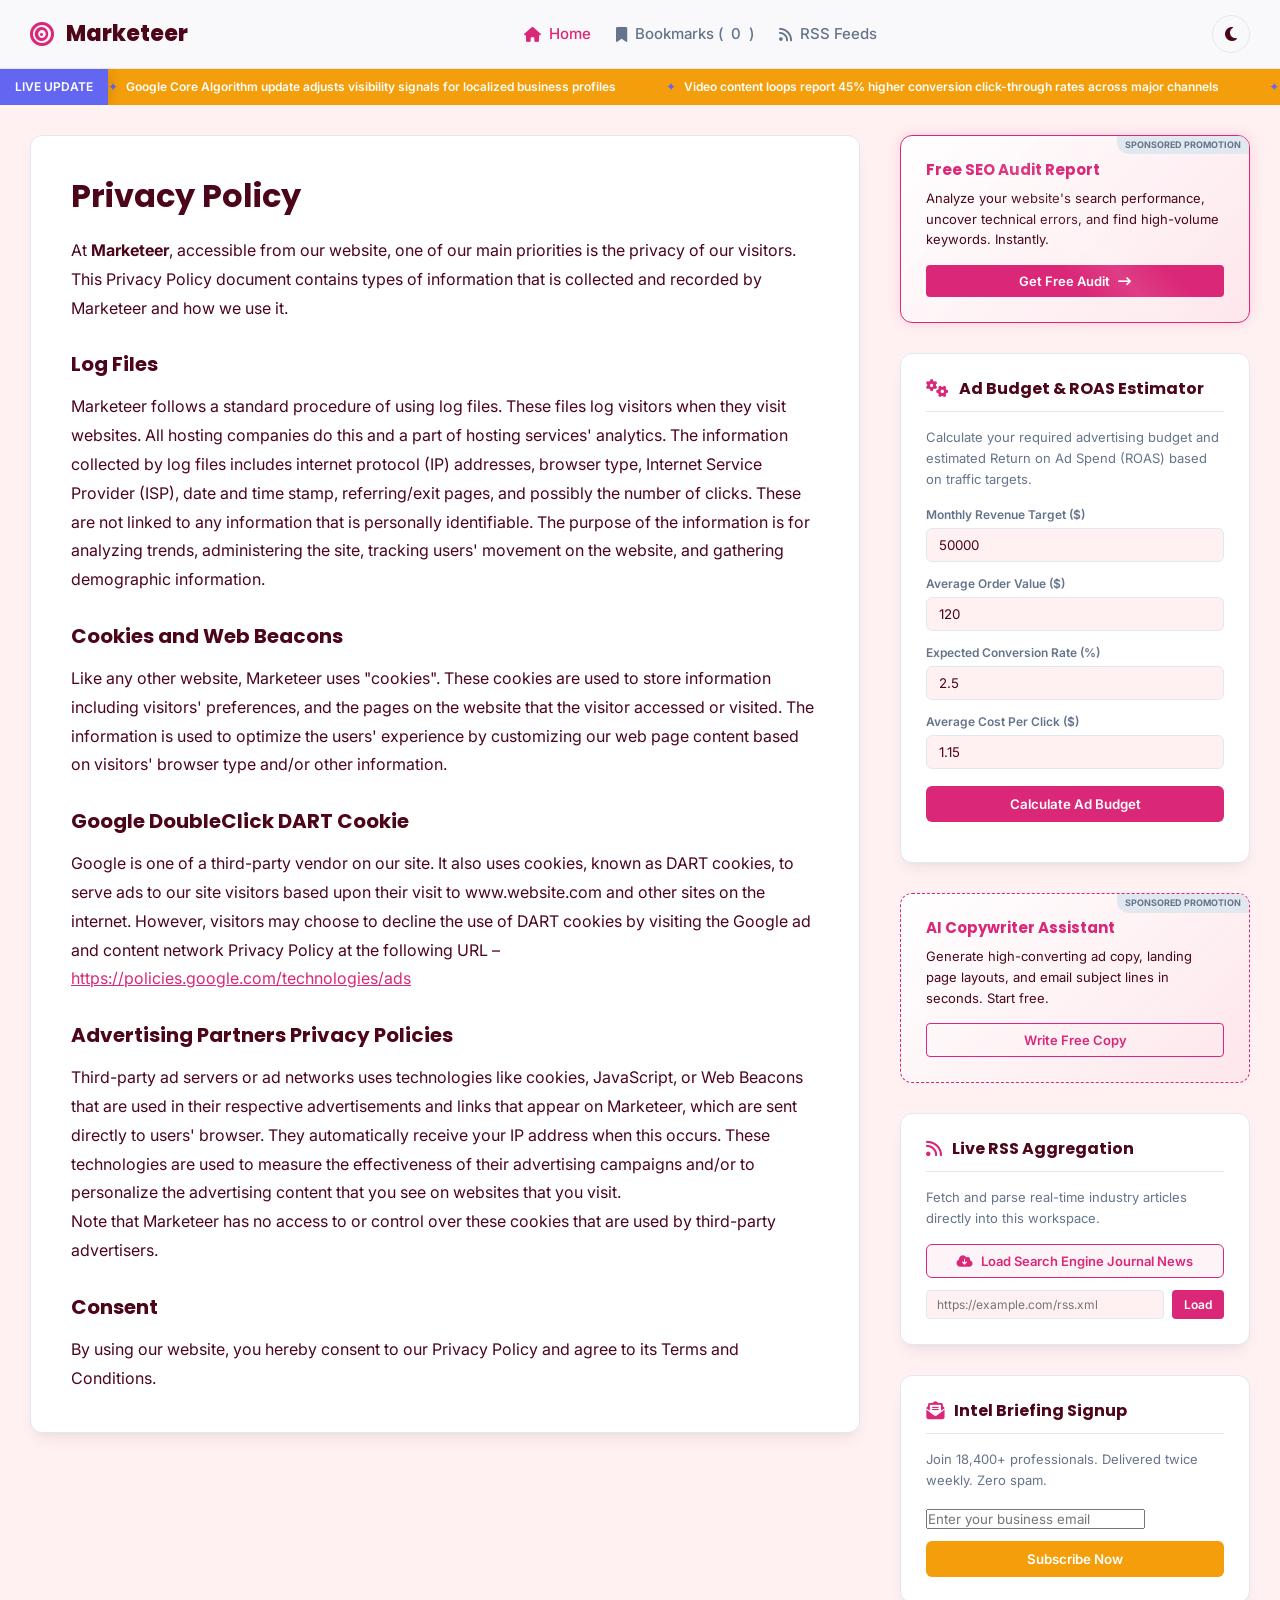
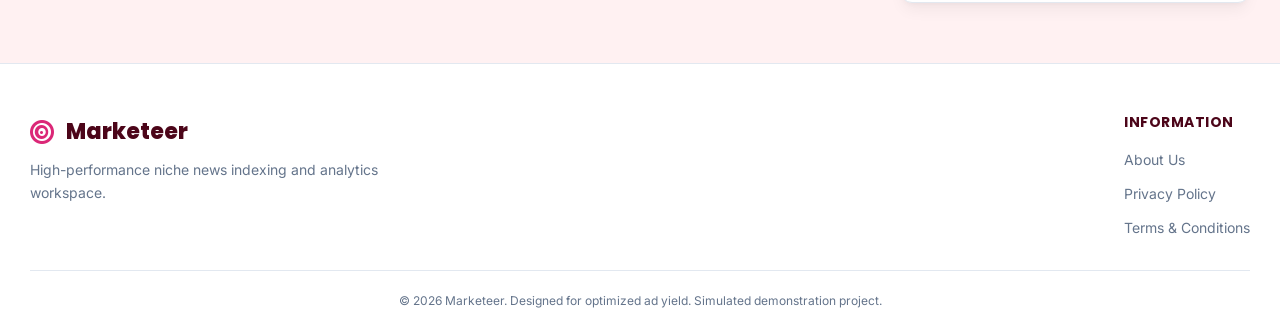
<file: privacy.html>
<!DOCTYPE html>
<html lang="en">
<head>
    <meta charset="UTF-8">
    <meta name="viewport" content="width=device-width, initial-scale=1.0">
    <title>Marketeer - Conversion & Growth Intelligence</title>
    <meta name="description" content="Your ultimate news hub tracking ad-tech innovations, search algorithms, social media trends, and conversion optimization.">
    <!-- Google Fonts -->
    <link rel="preconnect" href="https://fonts.googleapis.com">
    <link rel="preconnect" href="https://fonts.gstatic.com" crossorigin>
    <link href="https://fonts.googleapis.com/css2?family=Poppins&family=Inter:wght@300;400;500;600;700&display=swap" rel="stylesheet">
    <!-- Font Awesome Icons -->
    <link rel="stylesheet" href="https://cdnjs.cloudflare.com/ajax/libs/font-awesome/6.4.0/css/all.min.css">
    <!-- Custom CSS -->
    <link rel="stylesheet" href="css/style.css">
</head>
<body>
    <!-- Top Header & Brand Bar -->
    <header id="site-header">
        <div class="header-container">
            <div id="brand-logo" class="logo">
                <i class="fa-solid fa-bullseye"></i>
                <span>Marketeer</span>
            </div>
            
            <nav id="main-nav">
                <div class="nav-links">
                    <a href="#" class="active"><i class="fa-solid fa-house"></i> Home</a>
                    <a href="#" id="bookmark-nav"><i class="fa-solid fa-bookmark"></i> Bookmarks (<span id="bookmark-count">0</span>)</a>
                    <a href="#" id="rss-nav"><i class="fa-solid fa-rss"></i> RSS Feeds</a>
                </div>
            </nav>

            <div class="header-actions">
                <button id="theme-toggle" aria-label="Toggle dark/light theme">
                    <i class="fa-solid fa-moon"></i>
                </button>
            </div>
        </div>
    </header>

    <!-- News Ticker -->
    <div id="news-ticker">
        <div class="ticker-label">LIVE UPDATE</div>
        <div class="ticker-track">
            <div class="ticker-content" id="ticker-content-list">
                <!-- Ticker items dynamically written -->
            </div>
        </div>
    </div>

    <main id="main-content">
        <!-- Main Columns Grid -->
        <div class="feed-layout">
            <!-- Left Column (Swaps between News Feed and Article Detail View) -->
            <section class="news-column">
                
<div class="static-page-card" style="background-color: var(--card-bg); border: 1px solid var(--border-color); border-radius: var(--border-radius); padding: 40px; box-shadow: var(--box-shadow); transition: border-color var(--transition-speed);">
    <h1 style="font-size: 32px; margin-bottom: 20px; font-family: var(--font-heading); color: var(--text-color);">Privacy Policy</h1>
    <div style="font-size: 16px; line-height: 1.8; color: var(--text-color);">
        <p>At <strong>Marketeer</strong>, accessible from our website, one of our main priorities is the privacy of our visitors. This Privacy Policy document contains types of information that is collected and recorded by Marketeer and how we use it.</p>
        
        <h3 style="font-size: 20px; margin-top: 30px; margin-bottom: 15px; font-family: var(--font-heading); color: var(--text-color);">Log Files</h3>
        <p>Marketeer follows a standard procedure of using log files. These files log visitors when they visit websites. All hosting companies do this and a part of hosting services' analytics. The information collected by log files includes internet protocol (IP) addresses, browser type, Internet Service Provider (ISP), date and time stamp, referring/exit pages, and possibly the number of clicks. These are not linked to any information that is personally identifiable. The purpose of the information is for analyzing trends, administering the site, tracking users' movement on the website, and gathering demographic information.</p>
        
        <h3 style="font-size: 20px; margin-top: 30px; margin-bottom: 15px; font-family: var(--font-heading); color: var(--text-color);">Cookies and Web Beacons</h3>
        <p>Like any other website, Marketeer uses "cookies". These cookies are used to store information including visitors' preferences, and the pages on the website that the visitor accessed or visited. The information is used to optimize the users' experience by customizing our web page content based on visitors' browser type and/or other information.</p>
        
        <h3 style="font-size: 20px; margin-top: 30px; margin-bottom: 15px; font-family: var(--font-heading); color: var(--text-color);">Google DoubleClick DART Cookie</h3>
        <p>Google is one of a third-party vendor on our site. It also uses cookies, known as DART cookies, to serve ads to our site visitors based upon their visit to www.website.com and other sites on the internet. However, visitors may choose to decline the use of DART cookies by visiting the Google ad and content network Privacy Policy at the following URL – <a href="https://policies.google.com/technologies/ads" style="color: var(--primary); text-decoration: underline;">https://policies.google.com/technologies/ads</a></p>
        
        <h3 style="font-size: 20px; margin-top: 30px; margin-bottom: 15px; font-family: var(--font-heading); color: var(--text-color);">Advertising Partners Privacy Policies</h3>
        <p>Third-party ad servers or ad networks uses technologies like cookies, JavaScript, or Web Beacons that are used in their respective advertisements and links that appear on Marketeer, which are sent directly to users' browser. They automatically receive your IP address when this occurs. These technologies are used to measure the effectiveness of their advertising campaigns and/or to personalize the advertising content that you see on websites that you visit.</p>
        <p>Note that Marketeer has no access to or control over these cookies that are used by third-party advertisers.</p>
        
        <h3 style="font-size: 20px; margin-top: 30px; margin-bottom: 15px; font-family: var(--font-heading); color: var(--text-color);">Consent</h3>
        <p>By using our website, you hereby consent to our Privacy Policy and agree to its Terms and Conditions.</p>
    </div>
</div>

            </section>

            <!-- Sidebar Widgets Column (Permanently visible alongside both feed list and detail views!) -->
            <aside class="sidebar-column">
                <!-- Ad Spot 1 -->
                <div class="ad-unit glow-card" id="ad-unit-1">
                    <div class="ad-badge">SPONSORED PROMOTION</div>
                    <div class="ad-content">
                        <h4>Free SEO Audit Report</h4>
                        <p>Analyze your website's search performance, uncover technical errors, and find high-volume keywords. Instantly.</p>
                        <button class="ad-cta-btn">Get Free Audit <i class="fa-solid fa-arrow-right-long"></i></button>
                    </div>
                </div>

                <!-- Interactive Niche Widget -->
                <div class="sidebar-widget interactive-widget">
                    <div class="widget-header">
                        <i class="fa-solid fa-gears"></i>
                        <h3>Ad Budget & ROAS Estimator</h3>
                    </div>
                    <div class="widget-body">
                        <p class="widget-desc">Calculate your required advertising budget and estimated Return on Ad Spend (ROAS) based on traffic targets.</p>
                        <form id="widget-calc-form" onsubmit="return false;">
                            
            <div class="calc-group">
                <label for="revenue-target">Monthly Revenue Target ($)</label>
                <input type="number" id="revenue-target" min="100" value="50000">
            </div>
            <div class="calc-group">
                <label for="order-value">Average Order Value ($)</label>
                <input type="number" id="order-value" min="1" value="120">
            </div>
            <div class="calc-group">
                <label for="conv-rate">Expected Conversion Rate (%)</label>
                <input type="number" id="conv-rate" min="0.1" max="50.0" step="0.1" value="2.5">
            </div>
            <div class="calc-group">
                <label for="avg-cpc">Average Cost Per Click ($)</label>
                <input type="number" id="avg-cpc" min="0.01" max="100.0" step="0.01" value="1.15">
            </div>
            <button class="calc-btn" id="run-calc">Calculate Ad Budget</button>
        
                        </form>
                        <div id="calc-results" class="calc-results"></div>
                    </div>
                </div>

                <!-- Ad Spot 2 -->
                <div class="ad-unit" id="ad-unit-2">
                    <div class="ad-badge">SPONSORED PROMOTION</div>
                    <div class="ad-content">
                        <h4>AI Copywriter Assistant</h4>
                        <p>Generate high-converting ad copy, landing page layouts, and email subject lines in seconds. Start free.</p>
                        <button class="ad-cta-btn secondary-ad-btn">Write Free Copy</button>
                    </div>
                </div>

                <!-- Live RSS Feeds Panel -->
                <div class="sidebar-widget rss-sources-widget">
                    <div class="widget-header">
                        <i class="fa-solid fa-rss"></i>
                        <h3>Live RSS Aggregation</h3>
                    </div>
                    <div class="widget-body">
                        <p class="widget-desc">Fetch and parse real-time industry articles directly into this workspace.</p>
                        <div class="rss-source-buttons">
                            <button class="rss-load-btn" data-url="https://www.searchenginejournal.com/feed/" data-name="Search Engine Journal News">
                                <i class="fa-solid fa-cloud-arrow-down"></i> Load Search Engine Journal News
                            </button>
                            <div class="custom-rss-input">
                                <input type="url" id="custom-rss-url" placeholder="https://example.com/rss.xml">
                                <button id="load-custom-rss">Load</button>
                            </div>
                        </div>
                    </div>
                </div>



                <!-- Newsletter Subscription -->
                <div class="sidebar-widget newsletter-widget">
                    <div class="widget-header">
                        <i class="fa-solid fa-envelope-open-text"></i>
                        <h3>Intel Briefing Signup</h3>
                    </div>
                    <div class="widget-body" id="newsletter-form-container">
                        <p class="widget-desc">Join 18,400+ professionals. Delivered twice weekly. Zero spam.</p>
                        <form id="newsletter-form" onsubmit="return false;">
                            <input type="email" id="news-email" placeholder="Enter your business email" required>
                            <button type="submit" id="newsletter-submit">Subscribe Now</button>
                        </form>
                    </div>
                </div>
            </aside>
        </div>
    </main>

    <!-- Footer -->
    <footer id="site-footer">
        <div class="footer-container">
            <div class="footer-branding">
                <div class="logo">
                    <i class="fa-solid fa-bullseye"></i>
                    <span>Marketeer</span>
                </div>
                <p>High-performance niche news indexing and analytics workspace.</p>
            </div>
            <div class="footer-links">
                <h5>Information</h5>
                <a href="about.html">About Us</a>
                <a href="privacy.html">Privacy Policy</a>
                <a href="terms.html">Terms & Conditions</a>
            </div>
        </div>
        <div class="footer-bottom">
            <p>&copy; 2026 Marketeer. Designed for optimized ad yield. Simulated demonstration project.</p>
        </div>
    </footer>

    <!-- Scripts -->
    <script src="js/app.js"></script>
</body>
</html>
</file>
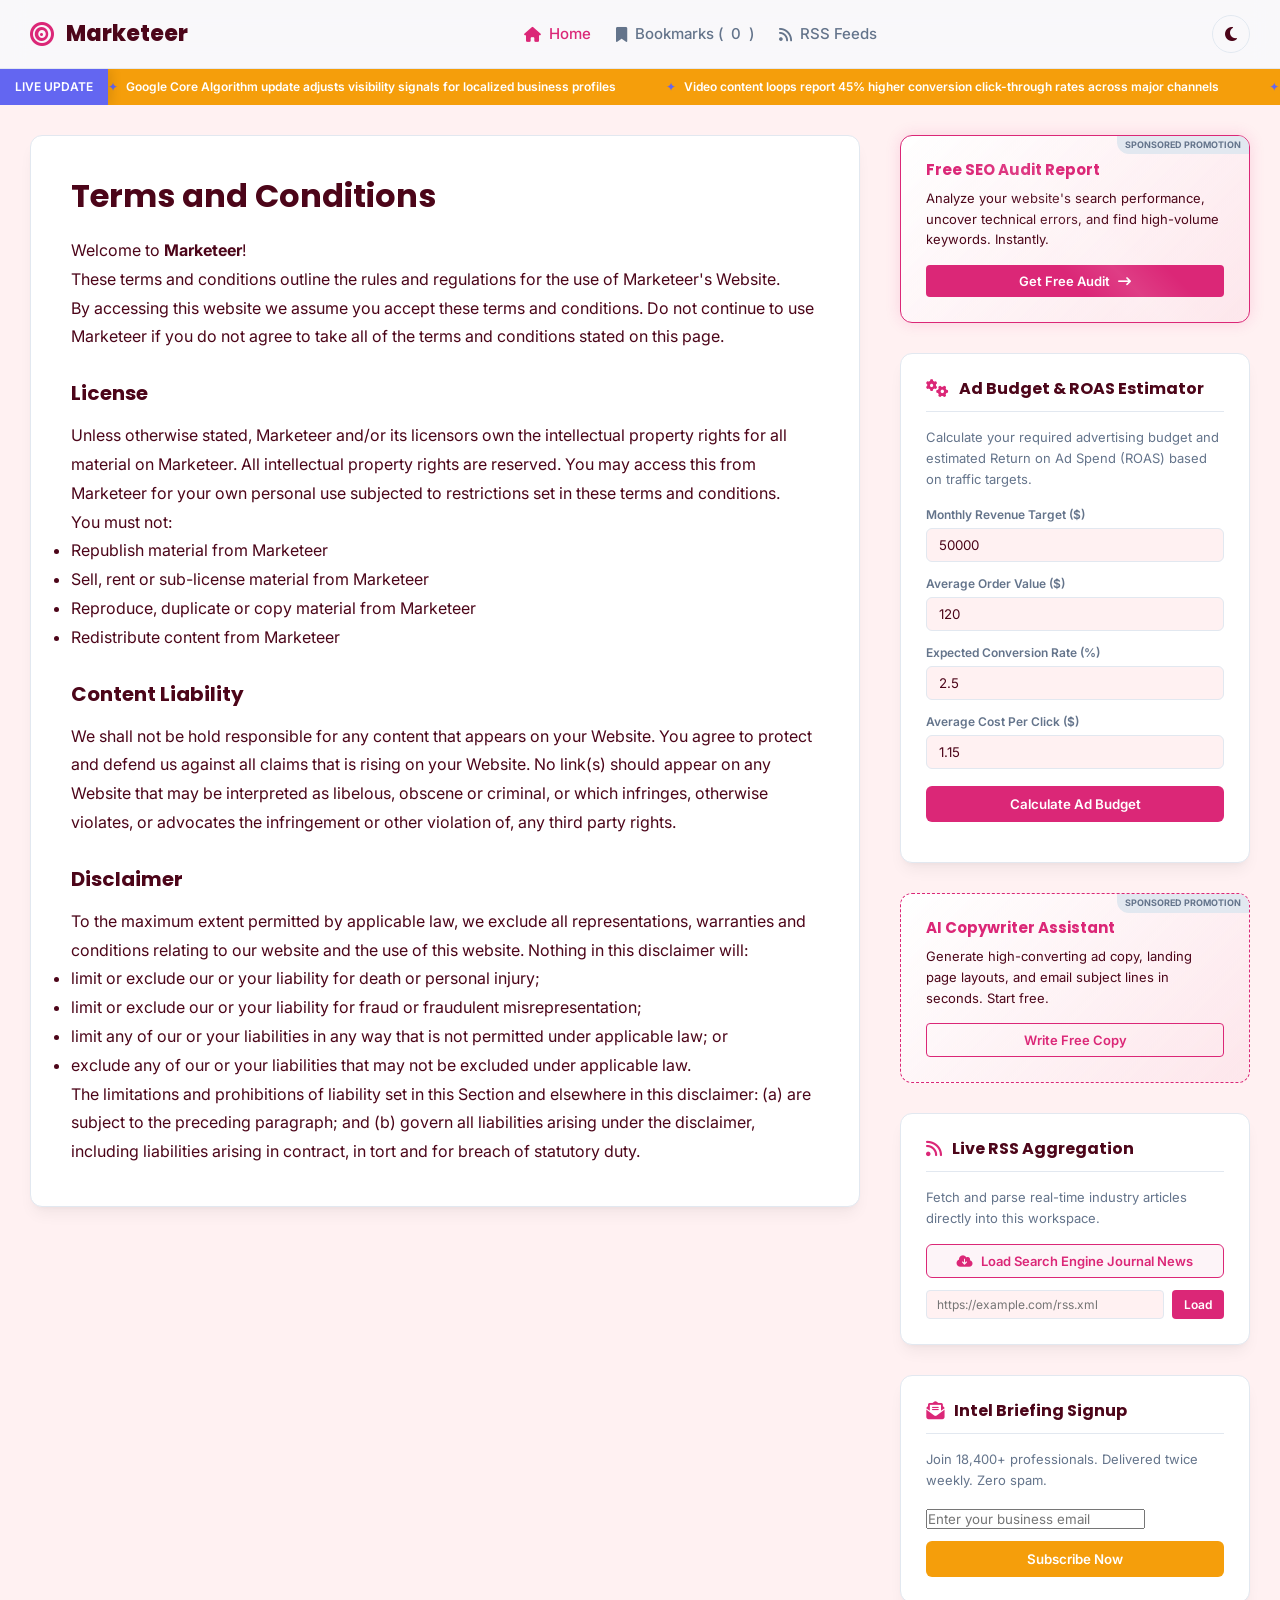
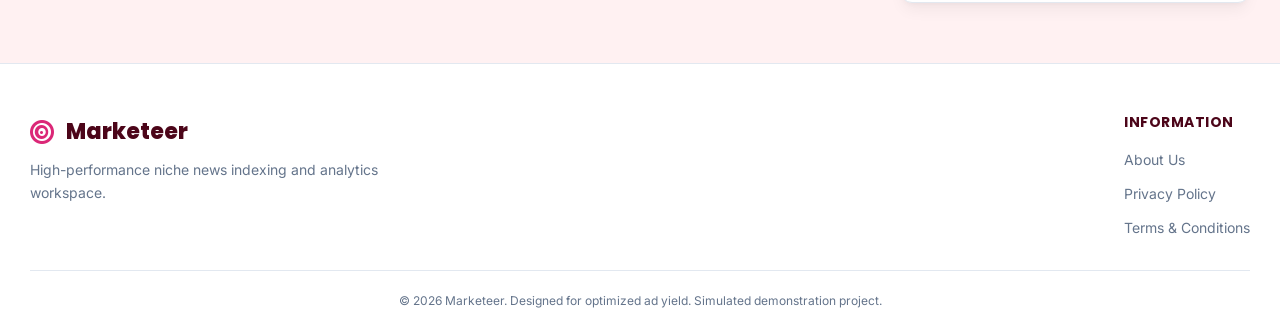
<file: terms.html>
<!DOCTYPE html>
<html lang="en">
<head>
    <meta charset="UTF-8">
    <meta name="viewport" content="width=device-width, initial-scale=1.0">
    <title>Marketeer - Conversion & Growth Intelligence</title>
    <meta name="description" content="Your ultimate news hub tracking ad-tech innovations, search algorithms, social media trends, and conversion optimization.">
    <!-- Google Fonts -->
    <link rel="preconnect" href="https://fonts.googleapis.com">
    <link rel="preconnect" href="https://fonts.gstatic.com" crossorigin>
    <link href="https://fonts.googleapis.com/css2?family=Poppins&family=Inter:wght@300;400;500;600;700&display=swap" rel="stylesheet">
    <!-- Font Awesome Icons -->
    <link rel="stylesheet" href="https://cdnjs.cloudflare.com/ajax/libs/font-awesome/6.4.0/css/all.min.css">
    <!-- Custom CSS -->
    <link rel="stylesheet" href="css/style.css">
</head>
<body>
    <!-- Top Header & Brand Bar -->
    <header id="site-header">
        <div class="header-container">
            <div id="brand-logo" class="logo">
                <i class="fa-solid fa-bullseye"></i>
                <span>Marketeer</span>
            </div>
            
            <nav id="main-nav">
                <div class="nav-links">
                    <a href="#" class="active"><i class="fa-solid fa-house"></i> Home</a>
                    <a href="#" id="bookmark-nav"><i class="fa-solid fa-bookmark"></i> Bookmarks (<span id="bookmark-count">0</span>)</a>
                    <a href="#" id="rss-nav"><i class="fa-solid fa-rss"></i> RSS Feeds</a>
                </div>
            </nav>

            <div class="header-actions">
                <button id="theme-toggle" aria-label="Toggle dark/light theme">
                    <i class="fa-solid fa-moon"></i>
                </button>
            </div>
        </div>
    </header>

    <!-- News Ticker -->
    <div id="news-ticker">
        <div class="ticker-label">LIVE UPDATE</div>
        <div class="ticker-track">
            <div class="ticker-content" id="ticker-content-list">
                <!-- Ticker items dynamically written -->
            </div>
        </div>
    </div>

    <main id="main-content">
        <!-- Main Columns Grid -->
        <div class="feed-layout">
            <!-- Left Column (Swaps between News Feed and Article Detail View) -->
            <section class="news-column">
                
<div class="static-page-card" style="background-color: var(--card-bg); border: 1px solid var(--border-color); border-radius: var(--border-radius); padding: 40px; box-shadow: var(--box-shadow); transition: border-color var(--transition-speed);">
    <h1 style="font-size: 32px; margin-bottom: 20px; font-family: var(--font-heading); color: var(--text-color);">Terms and Conditions</h1>
    <div style="font-size: 16px; line-height: 1.8; color: var(--text-color);">
        <p>Welcome to <strong>Marketeer</strong>!</p>
        <p>These terms and conditions outline the rules and regulations for the use of Marketeer's Website.</p>
        <p>By accessing this website we assume you accept these terms and conditions. Do not continue to use Marketeer if you do not agree to take all of the terms and conditions stated on this page.</p>
        
        <h3 style="font-size: 20px; margin-top: 30px; margin-bottom: 15px; font-family: var(--font-heading); color: var(--text-color);">License</h3>
        <p>Unless otherwise stated, Marketeer and/or its licensors own the intellectual property rights for all material on Marketeer. All intellectual property rights are reserved. You may access this from Marketeer for your own personal use subjected to restrictions set in these terms and conditions.</p>
        <p>You must not:</p>
        <ul>
            <li>Republish material from Marketeer</li>
            <li>Sell, rent or sub-license material from Marketeer</li>
            <li>Reproduce, duplicate or copy material from Marketeer</li>
            <li>Redistribute content from Marketeer</li>
        </ul>
        
        <h3 style="font-size: 20px; margin-top: 30px; margin-bottom: 15px; font-family: var(--font-heading); color: var(--text-color);">Content Liability</h3>
        <p>We shall not be hold responsible for any content that appears on your Website. You agree to protect and defend us against all claims that is rising on your Website. No link(s) should appear on any Website that may be interpreted as libelous, obscene or criminal, or which infringes, otherwise violates, or advocates the infringement or other violation of, any third party rights.</p>
        
        <h3 style="font-size: 20px; margin-top: 30px; margin-bottom: 15px; font-family: var(--font-heading); color: var(--text-color);">Disclaimer</h3>
        <p>To the maximum extent permitted by applicable law, we exclude all representations, warranties and conditions relating to our website and the use of this website. Nothing in this disclaimer will:</p>
        <ul>
            <li>limit or exclude our or your liability for death or personal injury;</li>
            <li>limit or exclude our or your liability for fraud or fraudulent misrepresentation;</li>
            <li>limit any of our or your liabilities in any way that is not permitted under applicable law; or</li>
            <li>exclude any of our or your liabilities that may not be excluded under applicable law.</li>
        </ul>
        <p>The limitations and prohibitions of liability set in this Section and elsewhere in this disclaimer: (a) are subject to the preceding paragraph; and (b) govern all liabilities arising under the disclaimer, including liabilities arising in contract, in tort and for breach of statutory duty.</p>
    </div>
</div>

            </section>

            <!-- Sidebar Widgets Column (Permanently visible alongside both feed list and detail views!) -->
            <aside class="sidebar-column">
                <!-- Ad Spot 1 -->
                <div class="ad-unit glow-card" id="ad-unit-1">
                    <div class="ad-badge">SPONSORED PROMOTION</div>
                    <div class="ad-content">
                        <h4>Free SEO Audit Report</h4>
                        <p>Analyze your website's search performance, uncover technical errors, and find high-volume keywords. Instantly.</p>
                        <button class="ad-cta-btn">Get Free Audit <i class="fa-solid fa-arrow-right-long"></i></button>
                    </div>
                </div>

                <!-- Interactive Niche Widget -->
                <div class="sidebar-widget interactive-widget">
                    <div class="widget-header">
                        <i class="fa-solid fa-gears"></i>
                        <h3>Ad Budget & ROAS Estimator</h3>
                    </div>
                    <div class="widget-body">
                        <p class="widget-desc">Calculate your required advertising budget and estimated Return on Ad Spend (ROAS) based on traffic targets.</p>
                        <form id="widget-calc-form" onsubmit="return false;">
                            
            <div class="calc-group">
                <label for="revenue-target">Monthly Revenue Target ($)</label>
                <input type="number" id="revenue-target" min="100" value="50000">
            </div>
            <div class="calc-group">
                <label for="order-value">Average Order Value ($)</label>
                <input type="number" id="order-value" min="1" value="120">
            </div>
            <div class="calc-group">
                <label for="conv-rate">Expected Conversion Rate (%)</label>
                <input type="number" id="conv-rate" min="0.1" max="50.0" step="0.1" value="2.5">
            </div>
            <div class="calc-group">
                <label for="avg-cpc">Average Cost Per Click ($)</label>
                <input type="number" id="avg-cpc" min="0.01" max="100.0" step="0.01" value="1.15">
            </div>
            <button class="calc-btn" id="run-calc">Calculate Ad Budget</button>
        
                        </form>
                        <div id="calc-results" class="calc-results"></div>
                    </div>
                </div>

                <!-- Ad Spot 2 -->
                <div class="ad-unit" id="ad-unit-2">
                    <div class="ad-badge">SPONSORED PROMOTION</div>
                    <div class="ad-content">
                        <h4>AI Copywriter Assistant</h4>
                        <p>Generate high-converting ad copy, landing page layouts, and email subject lines in seconds. Start free.</p>
                        <button class="ad-cta-btn secondary-ad-btn">Write Free Copy</button>
                    </div>
                </div>

                <!-- Live RSS Feeds Panel -->
                <div class="sidebar-widget rss-sources-widget">
                    <div class="widget-header">
                        <i class="fa-solid fa-rss"></i>
                        <h3>Live RSS Aggregation</h3>
                    </div>
                    <div class="widget-body">
                        <p class="widget-desc">Fetch and parse real-time industry articles directly into this workspace.</p>
                        <div class="rss-source-buttons">
                            <button class="rss-load-btn" data-url="https://www.searchenginejournal.com/feed/" data-name="Search Engine Journal News">
                                <i class="fa-solid fa-cloud-arrow-down"></i> Load Search Engine Journal News
                            </button>
                            <div class="custom-rss-input">
                                <input type="url" id="custom-rss-url" placeholder="https://example.com/rss.xml">
                                <button id="load-custom-rss">Load</button>
                            </div>
                        </div>
                    </div>
                </div>



                <!-- Newsletter Subscription -->
                <div class="sidebar-widget newsletter-widget">
                    <div class="widget-header">
                        <i class="fa-solid fa-envelope-open-text"></i>
                        <h3>Intel Briefing Signup</h3>
                    </div>
                    <div class="widget-body" id="newsletter-form-container">
                        <p class="widget-desc">Join 18,400+ professionals. Delivered twice weekly. Zero spam.</p>
                        <form id="newsletter-form" onsubmit="return false;">
                            <input type="email" id="news-email" placeholder="Enter your business email" required>
                            <button type="submit" id="newsletter-submit">Subscribe Now</button>
                        </form>
                    </div>
                </div>
            </aside>
        </div>
    </main>

    <!-- Footer -->
    <footer id="site-footer">
        <div class="footer-container">
            <div class="footer-branding">
                <div class="logo">
                    <i class="fa-solid fa-bullseye"></i>
                    <span>Marketeer</span>
                </div>
                <p>High-performance niche news indexing and analytics workspace.</p>
            </div>
            <div class="footer-links">
                <h5>Information</h5>
                <a href="about.html">About Us</a>
                <a href="privacy.html">Privacy Policy</a>
                <a href="terms.html">Terms & Conditions</a>
            </div>
        </div>
        <div class="footer-bottom">
            <p>&copy; 2026 Marketeer. Designed for optimized ad yield. Simulated demonstration project.</p>
        </div>
    </footer>

    <!-- Scripts -->
    <script src="js/app.js"></script>
</body>
</html>
</file>
<file: css/style.css>
/* ==========================================================================
   Design System for Marketeer (Conversion & Growth Intelligence)
   ========================================================================== */

:root {
    /* Theme Light Variables */
    --primary: #db2777;
    --primary-rgb: 219, 39, 119;
    --secondary: #f59e0b;
    --accent: #6366f1;
    --bg-color: #fff1f2;
    --card-bg: #ffffff;
    --text-color: #4c0519;
    --text-muted: #64748b;
    --border-color: #e2e8f0;
    --header-bg: rgba(248, 250, 252, 0.85);
    
    /* Layout Variables */
    --font-heading: 'Poppins', Georgia, serif;
    --font-body: 'Inter', system-ui, -apple-system, sans-serif;
    --border-radius: 12px;
    --box-shadow: 0 10px 15px -3px rgba(0, 0, 0, 0.05), 0 4px 6px -4px rgba(0, 0, 0, 0.05);
    --transition-speed: 0.25s;
}

/* Dark Mode Class Overrides */
.dark {
    --bg-color: #0f0b0d;
    --card-bg: #1c1116;
    --text-color: #fdf2f8;
    --text-muted: #94a3b8;
    --border-color: #334155;
    --header-bg: rgba(15, 23, 42, 0.85);
    --box-shadow: 0 10px 15px -3px rgba(0, 0, 0, 0.3), 0 4px 6px -4px rgba(0, 0, 0, 0.3);
}

/* Global Reset */
* {
    box-sizing: border-box;
    margin: 0;
    padding: 0;
}

body {
    background-color: var(--bg-color);
    color: var(--text-color);
    font-family: var(--font-body);
    line-height: 1.6;
    transition: background-color var(--transition-speed), color var(--transition-speed);
    overflow-x: hidden;
}

h1, h2, h3, h4, h5, h6 {
    font-family: var(--font-heading);
    font-weight: 700;
    line-height: 1.25;
    margin-bottom: 0.5em;
}

a {
    color: var(--primary);
    text-decoration: none;
    transition: color var(--transition-speed);
}

a:hover {
    color: var(--secondary);
}

button, select, input, textarea {
    font-family: inherit;
}

/* ==========================================================================
   Header Styling
   ========================================================================== */

#site-header {
    position: sticky;
    top: 0;
    z-index: 100;
    background-color: var(--header-bg);
    backdrop-filter: blur(12px);
    border-bottom: 1px solid var(--border-color);
    transition: background-color var(--transition-speed), border-color var(--transition-speed);
}

.header-container {
    max-width: 1400px;
    margin: 0 auto;
    padding: 15px 30px;
    display: flex;
    justify-content: space-between;
    align-items: center;
}

.logo {
    display: flex;
    align-items: center;
    gap: 12px;
    font-size: 22px;
    font-weight: 800;
    font-family: var(--font-heading);
    color: var(--text-color);
}

.logo i {
    color: var(--primary);
    font-size: 24px;
}

.nav-links {
    display: flex;
    gap: 25px;
}

.nav-links a {
    font-weight: 500;
    color: var(--text-muted);
    font-size: 15px;
    display: flex;
    align-items: center;
    gap: 8px;
}

.nav-links a:hover, .nav-links a.active {
    color: var(--primary);
}

.header-actions button {
    background: none;
    border: 1px solid var(--border-color);
    padding: 8px 12px;
    border-radius: 50%;
    cursor: pointer;
    font-size: 16px;
    color: var(--text-color);
    transition: background-color var(--transition-speed);
}

.header-actions button:hover {
    background-color: var(--border-color);
}

/* ==========================================================================
   News Ticker
   ========================================================================== */

#news-ticker {
    background-color: var(--secondary);
    color: #ffffff;
    display: flex;
    align-items: center;
    font-size: 12px;
    font-weight: 600;
    height: 36px;
    overflow: hidden;
}

.ticker-label {
    background-color: var(--accent);
    padding: 0 15px;
    height: 100%;
    display: flex;
    align-items: center;
    z-index: 10;
    box-shadow: 4px 0 10px rgba(0,0,0,0.1);
}

.ticker-track {
    flex: 1;
    overflow: hidden;
    position: relative;
    height: 100%;
    display: flex;
    align-items: center;
}

.ticker-content {
    display: flex;
    gap: 50px;
    white-space: nowrap;
    position: absolute;
    animation: scrollTicker 35s linear infinite;
}

.ticker-item {
    display: flex;
    align-items: center;
    gap: 8px;
}

.ticker-item::before {
    content: "✦";
    color: var(--accent);
}

@keyframes scrollTicker {
    0% { transform: translateX(100%); }
    100% { transform: translateX(-100%); }
}

/* ==========================================================================
   Hero Section
   ========================================================================== */

#main-content {
    max-width: 1400px;
    margin: 30px auto;
    padding: 0 30px;
}

.hero {
    display: grid;
    grid-template-columns: 1.2fr 1fr;
    min-height: 380px;
    background-color: var(--card-bg);
    border-radius: var(--border-radius);
    border: 1px solid var(--border-color);
    box-shadow: var(--box-shadow);
    overflow: hidden;
    margin-bottom: 40px;
    transition: border-color var(--transition-speed);
}

.hero-image {
    background-size: cover;
    background-position: center;
    position: relative;
    min-height: 300px;
}

.hero-overlay {
    position: absolute;
    top: 0; left: 0; right: 0; bottom: 0;
    background: linear-gradient(to right, rgba(0,0,0,0.4), transparent);
}

.hero-details {
    padding: 40px;
    display: flex;
    flex-direction: column;
    justify-content: center;
    background-color: var(--card-bg);
}

.hero-badge {
    display: inline-block;
    align-self: flex-start;
    background-color: rgba(var(--primary-rgb), 0.1);
    color: var(--primary);
    font-size: 11px;
    font-weight: 700;
    padding: 4px 10px;
    border-radius: 4px;
    margin-bottom: 15px;
    letter-spacing: 0.5px;
}

.hero h1 {
    font-size: 32px;
    margin-bottom: 15px;
}

.hero p {
    color: var(--text-muted);
    font-size: 15px;
    margin-bottom: 25px;
}

.hero-meta {
    display: flex;
    gap: 20px;
    color: var(--text-muted);
    font-size: 13px;
    margin-bottom: 25px;
}

.hero-meta span {
    display: flex;
    align-items: center;
    gap: 6px;
}

.hero-btn {
    align-self: flex-start;
    background-color: var(--primary);
    color: #ffffff;
    border: none;
    padding: 12px 24px;
    border-radius: 6px;
    font-weight: 600;
    cursor: pointer;
    transition: background-color var(--transition-speed);
}

.hero-btn:hover {
    background-color: var(--secondary);
}

/* ==========================================================================
   Feed Layout
   ========================================================================== */

.feed-layout {
    display: grid;
    grid-template-columns: 1fr 350px;
    gap: 40px;
}

.filter-bar {
    display: flex;
    justify-content: space-between;
    align-items: center;
    margin-bottom: 25px;
    gap: 15px;
    flex-wrap: wrap;
}

.categories-tabs {
    display: flex;
    gap: 10px;
}

.tab-btn {
    background-color: var(--card-bg);
    color: var(--text-muted);
    border: 1px solid var(--border-color);
    padding: 8px 16px;
    border-radius: 20px;
    font-weight: 600;
    font-size: 14px;
    cursor: pointer;
    transition: all var(--transition-speed);
}

.tab-btn:hover, .tab-btn.active {
    background-color: var(--primary);
    color: #ffffff;
    border-color: var(--primary);
}

.search-sort-controls {
    display: flex;
    gap: 12px;
}

.search-box {
    position: relative;
    display: flex;
    align-items: center;
}

.search-box i {
    position: absolute;
    left: 12px;
    color: var(--text-muted);
}

.search-box input {
    background-color: var(--card-bg);
    border: 1px solid var(--border-color);
    color: var(--text-color);
    padding: 8px 12px 8px 36px;
    border-radius: 6px;
    width: 200px;
    outline: none;
    transition: border-color var(--transition-speed);
}

.search-box input:focus {
    border-color: var(--primary);
}

.search-sort-controls select {
    background-color: var(--card-bg);
    border: 1px solid var(--border-color);
    color: var(--text-color);
    padding: 8px 12px;
    border-radius: 6px;
    cursor: pointer;
    outline: none;
}

.rss-status {
    background-color: rgba(var(--primary-rgb), 0.08);
    border: 1px solid var(--primary);
    padding: 12px 20px;
    border-radius: var(--border-radius);
    display: flex;
    justify-content: space-between;
    align-items: center;
    margin-bottom: 25px;
}

.rss-status-message {
    font-size: 14px;
    color: var(--text-color);
}

.rss-status-message i {
    color: var(--primary);
    margin-right: 8px;
}

.mini-btn {
    background: none;
    border: 1px solid var(--primary);
    color: var(--primary);
    padding: 4px 10px;
    border-radius: 4px;
    cursor: pointer;
    font-size: 12px;
    font-weight: 600;
    transition: all var(--transition-speed);
}

.mini-btn:hover {
    background-color: var(--primary);
    color: #ffffff;
}

/* ==========================================================================
   News Feed & Cards
   ========================================================================== */

.news-feed {
    display: flex;
    flex-direction: column;
    gap: 20px;
}

.news-card {
    display: grid;
    grid-template-columns: 200px 1fr;
    background-color: var(--card-bg);
    border-radius: var(--border-radius);
    border: 1px solid var(--border-color);
    box-shadow: var(--box-shadow);
    overflow: hidden;
    cursor: pointer;
    transition: transform 0.2s, border-color var(--transition-speed);
}

.news-card:hover {
    transform: translateY(-2px);
    border-color: var(--primary);
}

.card-img-container {
    background-color: rgba(var(--primary-rgb), 0.05);
    display: flex;
    align-items: center;
    justify-content: center;
    position: relative;
    min-height: 160px;
}

.card-placeholder-svg {
    width: 100%;
    height: 100%;
    stroke: var(--primary);
    stroke-width: 1.5;
    opacity: 0.85;
}

.card-body {
    padding: 20px;
    display: flex;
    flex-direction: column;
}

.card-cat-badge {
    font-size: 10px;
    font-weight: 700;
    color: var(--primary);
    text-transform: uppercase;
    letter-spacing: 0.5px;
    margin-bottom: 8px;
}

.card-body h3 {
    font-size: 18px;
    margin-bottom: 10px;
    color: var(--text-color);
}

.card-body p {
    color: var(--text-muted);
    font-size: 14px;
    margin-bottom: 15px;
    flex-grow: 1;
}

.card-meta {
    display: flex;
    justify-content: space-between;
    align-items: center;
    font-size: 12px;
    color: var(--text-muted);
    border-top: 1px solid var(--border-color);
    padding-top: 12px;
}

.card-meta-left {
    display: flex;
    gap: 15px;
}

.card-meta-left span {
    display: flex;
    align-items: center;
    gap: 5px;
}

.engagement-bar {
    display: flex;
    gap: 8px;
}

.engage-btn {
    background: none;
    border: none;
    color: var(--text-muted);
    cursor: pointer;
    transition: color var(--transition-speed);
    display: flex;
    align-items: center;
    gap: 4px;
}

.engage-btn:hover, .engage-btn.active {
    color: var(--primary);
}

/* ==========================================================================
   Sidebar Widgets
   ========================================================================== */

.sidebar-column {
    display: flex;
    flex-direction: column;
    gap: 30px;
}

.sidebar-widget {
    background-color: var(--card-bg);
    border-radius: var(--border-radius);
    border: 1px solid var(--border-color);
    box-shadow: var(--box-shadow);
    padding: 25px;
    transition: border-color var(--transition-speed);
}

.widget-header {
    display: flex;
    align-items: center;
    gap: 10px;
    margin-bottom: 15px;
    border-bottom: 1px solid var(--border-color);
    padding-bottom: 12px;
}

.widget-header i {
    color: var(--primary);
    font-size: 18px;
}

.widget-header h3 {
    font-size: 16px;
    margin-bottom: 0;
}

.widget-desc {
    font-size: 13px;
    color: var(--text-muted);
    margin-bottom: 15px;
}

/* Ad Placements */
.ad-unit {
    background: linear-gradient(135deg, var(--card-bg) 0%, rgba(var(--primary-rgb), 0.05) 100%);
    border-radius: var(--border-radius);
    border: 1px dashed var(--primary);
    padding: 25px;
    position: relative;
    overflow: hidden;
}

.ad-unit.glow-card {
    border-style: solid;
    box-shadow: 0 0 15px rgba(var(--primary-rgb), 0.15);
}

.ad-unit.glow-card::after {
    content: '';
    position: absolute;
    top: -50%; left: -50%; width: 200%; height: 200%;
    background: linear-gradient(45deg, transparent 45%, rgba(255,255,255,0.1) 50%, transparent 55%);
    animation: shineAd 6s infinite linear;
    pointer-events: none;
}

@keyframes shineAd {
    0% { transform: translate(-30%, -30%) rotate(0deg); }
    100% { transform: translate(30%, 30%) rotate(0deg); }
}

.ad-badge {
    position: absolute;
    top: 0;
    right: 0;
    background-color: var(--border-color);
    color: var(--text-muted);
    font-size: 9px;
    font-weight: 700;
    padding: 2px 8px;
    border-bottom-left-radius: var(--border-radius);
}

.ad-content h4 {
    font-size: 15px;
    color: var(--primary);
    margin-bottom: 8px;
}

.ad-content p {
    font-size: 13px;
    color: var(--text-color);
    margin-bottom: 15px;
}

.ad-cta-btn {
    background-color: var(--primary);
    color: #ffffff;
    border: none;
    padding: 8px 16px;
    border-radius: 4px;
    font-size: 13px;
    font-weight: 600;
    cursor: pointer;
    width: 100%;
    transition: background-color var(--transition-speed);
    display: flex;
    align-items: center;
    justify-content: center;
    gap: 8px;
}

.ad-cta-btn:hover {
    background-color: var(--secondary);
}

.secondary-ad-btn {
    background-color: transparent;
    border: 1px solid var(--primary);
    color: var(--primary);
}

.secondary-ad-btn:hover {
    background-color: var(--primary);
    color: #ffffff;
}

/* Interactive Calculator Styles */
.calc-group {
    margin-bottom: 12px;
}

.calc-group label {
    display: block;
    font-size: 12px;
    font-weight: 600;
    margin-bottom: 4px;
    color: var(--text-muted);
}

.calc-group input, .calc-group select, .calc-group textarea {
    width: 100%;
    background-color: var(--bg-color);
    border: 1px solid var(--border-color);
    color: var(--text-color);
    padding: 8px 12px;
    border-radius: 6px;
    outline: none;
    transition: border-color var(--transition-speed);
}

.calc-group input:focus, .calc-group select:focus {
    border-color: var(--primary);
}

.calc-btn {
    background-color: var(--primary);
    color: #ffffff;
    border: none;
    width: 100%;
    padding: 10px;
    border-radius: 6px;
    font-weight: 600;
    cursor: pointer;
    transition: background-color var(--transition-speed);
    margin-top: 5px;
}

.calc-btn:hover {
    background-color: var(--secondary);
}

.calc-results {
    margin-top: 15px;
    animation: slideInDown 0.3s forwards;
}

/* RSS Widget Panel Buttons */
.rss-source-buttons {
    display: flex;
    flex-direction: column;
    gap: 12px;
}

.rss-load-btn {
    background-color: rgba(var(--primary-rgb), 0.05);
    color: var(--primary);
    border: 1px solid var(--primary);
    padding: 8px 12px;
    border-radius: 6px;
    cursor: pointer;
    font-weight: 600;
    font-size: 13px;
    transition: all var(--transition-speed);
    display: flex;
    align-items: center;
    justify-content: center;
    gap: 8px;
}

.rss-load-btn:hover {
    background-color: var(--primary);
    color: #ffffff;
}

.custom-rss-input {
    display: flex;
    gap: 8px;
}

.custom-rss-input input {
    flex: 1;
    background-color: var(--bg-color);
    border: 1px solid var(--border-color);
    color: var(--text-color);
    padding: 6px 10px;
    border-radius: 4px;
    outline: none;
    font-size: 12px;
}

.custom-rss-input button {
    background-color: var(--primary);
    color: #ffffff;
    border: none;
    padding: 6px 12px;
    border-radius: 4px;
    font-weight: 600;
    font-size: 12px;
    cursor: pointer;
}

/* Workspace Analytics */
.metric-row {
    display: grid;
    grid-template-columns: repeat(3, 1fr);
    gap: 10px;
    margin-bottom: 15px;
    text-align: center;
}

.metric-val {
    font-size: 18px;
    font-weight: bold;
    color: var(--text-color);
}

.metric-label {
    font-size: 10px;
    color: var(--text-muted);
    text-transform: uppercase;
}

.revenue-bar-container {
    background-color: var(--border-color);
    height: 6px;
    border-radius: 3px;
    overflow: hidden;
    margin-bottom: 10px;
}

.revenue-bar-fill {
    background-color: var(--primary);
    height: 100%;
    border-radius: 3px;
    transition: width 0.5s ease;
}

.analytics-sub {
    font-size: 10px;
    color: var(--text-muted);
    font-style: italic;
}

/* Newsletter Subscription */
.newsletter-widget button {
    background-color: var(--secondary);
    color: #ffffff;
    border: none;
    width: 100%;
    padding: 10px;
    border-radius: 6px;
    font-weight: 600;
    cursor: pointer;
    transition: background-color var(--transition-speed);
    margin-top: 10px;
}

.newsletter-widget button:hover {
    background-color: var(--primary);
}

/* ==========================================================================
   Modals & Reading Mode
   ========================================================================== */

.modal-overlay {
    position: fixed;
    top: 0; left: 0; right: 0; bottom: 0;
    background-color: rgba(0, 0, 0, 0.6);
    backdrop-filter: blur(8px);
    z-index: 500;
    display: flex;
    align-items: center;
    justify-content: center;
    animation: fadeIn 0.25s forwards;
}

.modal-card {
    background-color: var(--card-bg);
    border-radius: var(--border-radius);
    border: 1px solid var(--border-color);
    width: 90%;
    max-width: 800px;
    max-height: 85vh;
    overflow-y: auto;
    position: relative;
    padding: 40px;
    box-shadow: 0 25px 50px -12px rgba(0, 0, 0, 0.4);
}

.modal-close-btn {
    position: absolute;
    top: 20px;
    right: 20px;
    background: none;
    border: none;
    font-size: 20px;
    cursor: pointer;
    color: var(--text-muted);
    transition: color var(--transition-speed);
}

.modal-close-btn:hover {
    color: var(--primary);
}

.modal-header {
    margin-bottom: 25px;
    border-bottom: 1px solid var(--border-color);
    padding-bottom: 20px;
}

.modal-badge {
    display: inline-block;
    background-color: rgba(var(--primary-rgb), 0.1);
    color: var(--primary);
    font-size: 11px;
    font-weight: 700;
    padding: 4px 10px;
    border-radius: 4px;
    margin-bottom: 10px;
    text-transform: uppercase;
}

.modal-header h2 {
    font-size: 28px;
    margin-bottom: 12px;
}

.modal-meta {
    display: flex;
    gap: 20px;
    color: var(--text-muted);
    font-size: 13px;
}

.modal-meta span {
    display: flex;
    align-items: center;
    gap: 6px;
}

.modal-body {
    font-size: 16px;
    color: var(--text-color);
    line-height: 1.8;
    margin-bottom: 30px;
}

.modal-body p {
    margin-bottom: 20px;
}

.modal-body ul {
    margin-bottom: 20px;
    padding-left: 20px;
}

.modal-body li {
    margin-bottom: 8px;
}

.modal-actions-footer {
    display: flex;
    justify-content: space-between;
    align-items: center;
    border-top: 1px solid var(--border-color);
    border-bottom: 1px solid var(--border-color);
    padding: 20px 0;
    margin-bottom: 30px;
    flex-wrap: wrap;
    gap: 15px;
}

.action-btn {
    background-color: var(--bg-color);
    color: var(--text-color);
    border: 1px solid var(--border-color);
    padding: 8px 16px;
    border-radius: 6px;
    cursor: pointer;
    font-weight: 600;
    font-size: 14px;
    transition: all var(--transition-speed);
}

.action-btn:hover, .action-btn.active {
    background-color: var(--primary);
    color: #ffffff;
    border-color: var(--primary);
}

.modal-shares {
    display: flex;
    align-items: center;
    gap: 10px;
    font-size: 14px;
    color: var(--text-muted);
}

.share-link {
    background-color: var(--bg-color);
    border: 1px solid var(--border-color);
    width: 32px;
    height: 32px;
    border-radius: 50%;
    display: flex;
    align-items: center;
    justify-content: center;
    color: var(--text-muted);
    transition: all var(--transition-speed);
}

.share-link:hover {
    color: #ffffff;
}

.share-link.twitter:hover { background-color: #1da1f2; border-color: #1da1f2; }
.share-link.linkedin:hover { background-color: #0077b5; border-color: #0077b5; }
.share-link.link:hover { background-color: var(--primary); border-color: var(--primary); }

/* Comment System */
.modal-comments-section h3 {
    font-size: 18px;
    margin-bottom: 15px;
}

.comment-list {
    display: flex;
    flex-direction: column;
    gap: 15px;
    margin-bottom: 20px;
}

.comment-item {
    background-color: var(--bg-color);
    padding: 15px;
    border-radius: var(--border-radius);
    border: 1px solid var(--border-color);
}

.comment-meta {
    display: flex;
    justify-content: space-between;
    margin-bottom: 8px;
    font-size: 12px;
    color: var(--text-muted);
}

.comment-author {
    font-weight: bold;
    color: var(--text-color);
}

.comment-text {
    font-size: 14px;
}

.comment-input-form textarea {
    width: 100%;
    background-color: var(--bg-color);
    border: 1px solid var(--border-color);
    color: var(--text-color);
    padding: 12px;
    border-radius: var(--border-radius);
    min-height: 80px;
    resize: vertical;
    outline: none;
    margin-bottom: 10px;
}

.comment-input-form textarea:focus {
    border-color: var(--primary);
}

.comment-input-form button {
    background-color: var(--primary);
    color: #ffffff;
    border: none;
    padding: 8px 16px;
    border-radius: 6px;
    font-weight: 600;
    cursor: pointer;
    transition: background-color var(--transition-speed);
}

.comment-input-form button:hover {
    background-color: var(--secondary);
}

/* ==========================================================================
   Footer
   ========================================================================== */

#site-footer {
    background-color: var(--card-bg);
    border-top: 1px solid var(--border-color);
    padding: 50px 30px 20px 30px;
    margin-top: 60px;
    transition: background-color var(--transition-speed), border-color var(--transition-speed);
}

.footer-container {
    max-width: 1400px;
    margin: 0 auto 30px auto;
    display: flex;
    justify-content: space-between;
    flex-wrap: wrap;
    gap: 30px;
}

.footer-branding {
    max-width: 400px;
}

.footer-branding p {
    color: var(--text-muted);
    font-size: 14px;
    margin-top: 10px;
}

.footer-links {
    display: flex;
    flex-direction: column;
    gap: 12px;
}

.footer-links h5 {
    font-size: 14px;
    text-transform: uppercase;
    letter-spacing: 0.5px;
    margin-bottom: 5px;
}

.footer-links a {
    font-size: 14px;
    color: var(--text-muted);
}

.footer-links a:hover {
    color: var(--primary);
}

.footer-bottom {
    max-width: 1400px;
    margin: 0 auto;
    border-top: 1px solid var(--border-color);
    padding-top: 20px;
    text-align: center;
    font-size: 12px;
    color: var(--text-muted);
}

/* Animations */
@keyframes fadeIn {
    from { opacity: 0; }
    to { opacity: 1; }
}

@keyframes slideInDown {
    from { transform: translateY(-10px); opacity: 0; }
    to { transform: translateY(0); opacity: 1; }
}

/* ==========================================================================
   Responsive Breakpoints
   ========================================================================== */

@media (max-width: 1024px) {
    .feed-layout {
        grid-template-columns: 1fr;
        gap: 30px;
    }
}

@media (max-width: 768px) {
    .header-container {
        flex-direction: column;
        gap: 15px;
        padding: 15px;
    }
    
    .nav-links {
        flex-wrap: wrap;
        justify-content: center;
    }
    
    .hero {
        grid-template-columns: 1fr;
    }
    
    .hero-details {
        padding: 25px;
    }
    
    .news-card {
        grid-template-columns: 1fr;
    }
    
    .card-img-container {
        min-height: 140px;
    }
    
    .filter-bar {
        flex-direction: column;
        align-items: stretch;
    }
    
    .search-sort-controls {
        flex-direction: column;
    }
    
    .search-box input {
        width: 100%;
    }
    
    .modal-card {
        padding: 20px;
        width: 95%;
    }
}

/* ==========================================================================
   Scroll Progress Indicator
   ========================================================================== */

.scroll-progress-container {
    position: sticky;
    top: 0;
    left: 0;
    right: 0;
    height: 4px;
    background-color: var(--border-color);
    z-index: 10;
    margin: -40px -40px 20px -40px;
    border-top-left-radius: var(--border-radius);
    border-top-right-radius: var(--border-radius);
    overflow: hidden;
}

.scroll-progress-fill {
    height: 100%;
    width: 0%;
    background-color: var(--primary);
    transition: width 0.1s ease-out;
}
</file>
